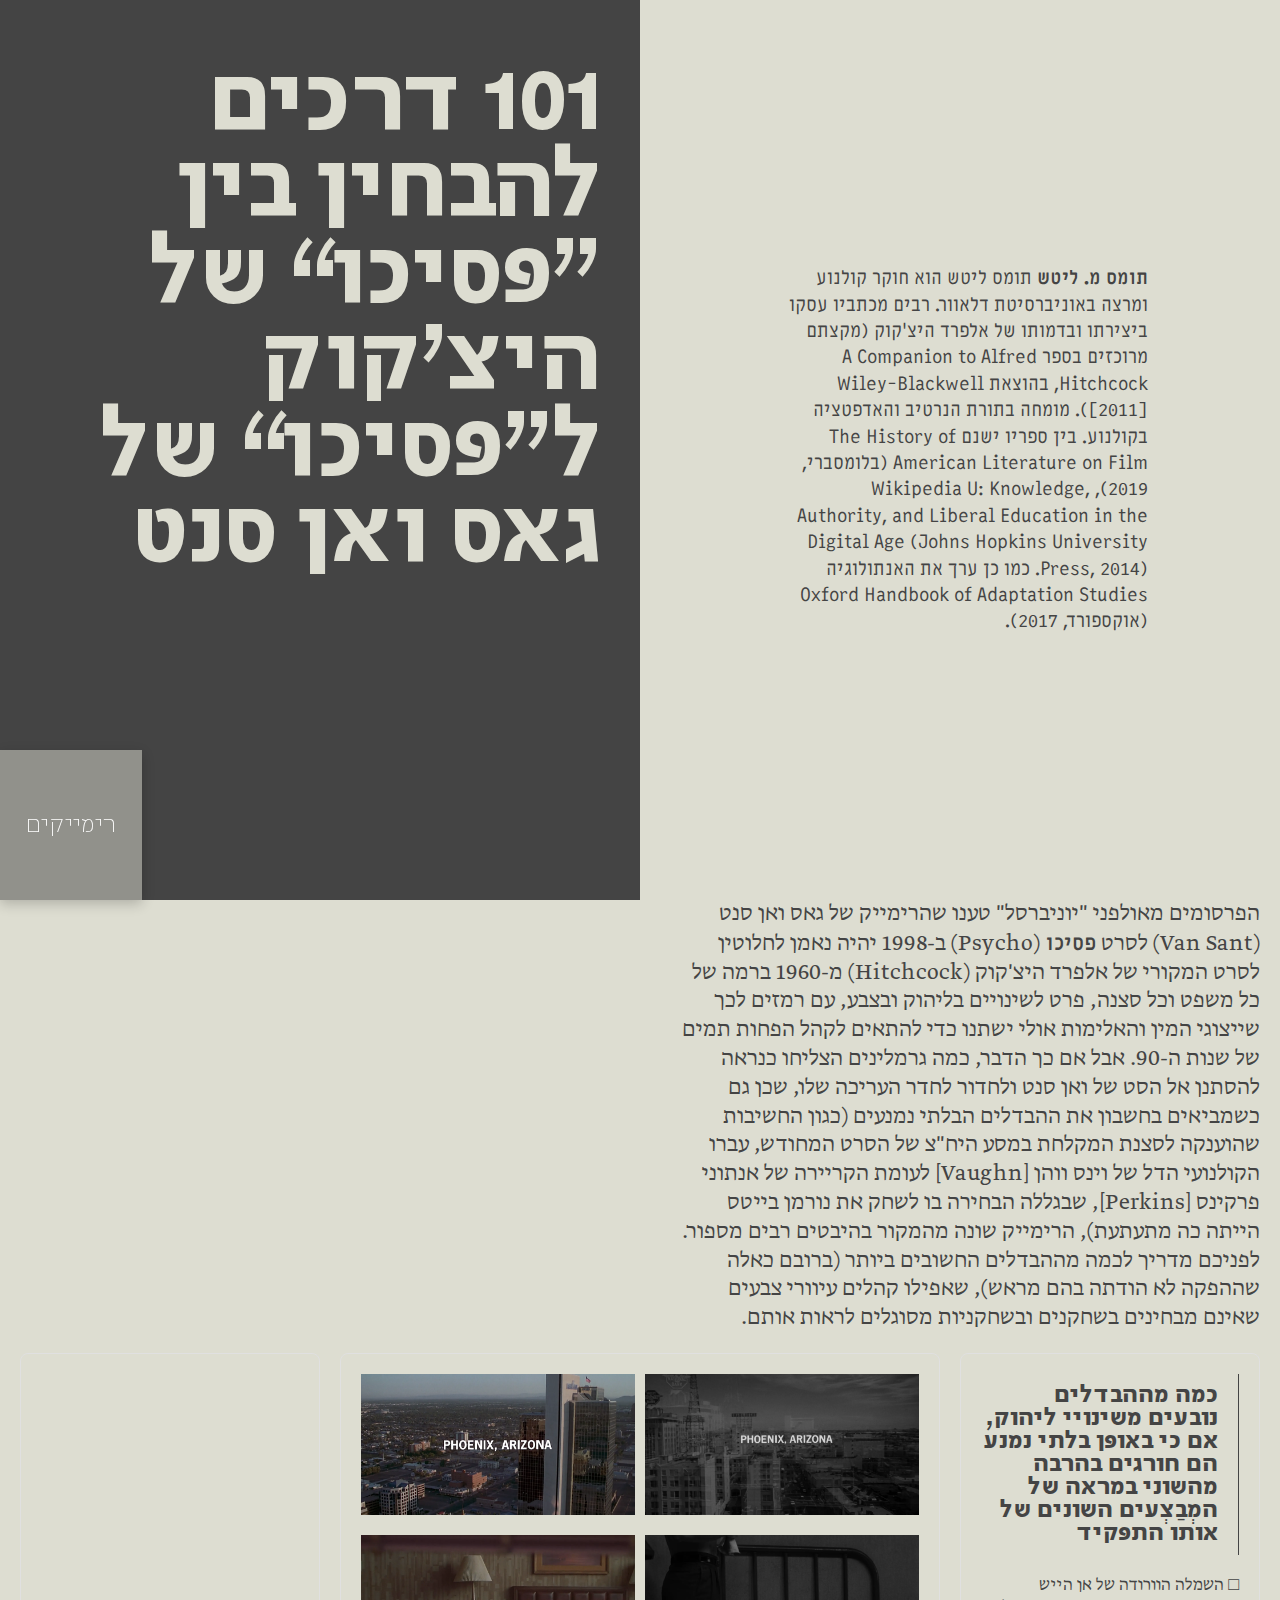
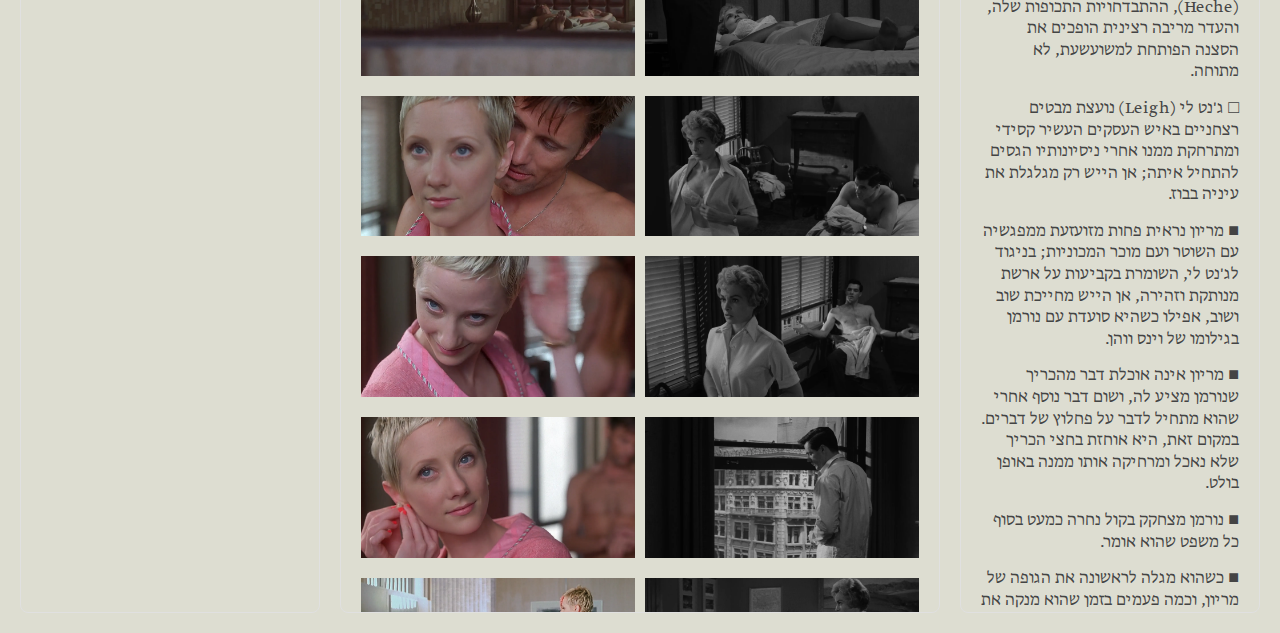
<file: articles/remake/psyco.html>
<!DOCTYPE html>
<html lang="he" dir="rtl">

<head>
    <meta charset="UTF-8">
    <meta name="viewport" content="width=device-width, initial-scale=1.0">
    <title>פסיכו - מאמר</title>
    <link rel="stylesheet" href="../../css/style.css">
    <link rel="stylesheet" href="../../css/sync-images.css">
    <link rel="stylesheet" href="../../css/three-column-layout.css">
</head>

<body>
    <!-- Navbar is now created dynamically by navbar.js -->
    <div class="article-header">
        <!-- <h1 class="psyco-title">
            101 דרכים להבחין בין <span class="bold-quotes">״פסיכו״</span> של היצ׳קוק ל<span class="bold-quotes">״פסיכו״</span> של גאס ואן סנט
        </h1> -->
        <h1 class="psyco-title">
            101 דרכים להבחין בין ”פסיכו“ של היצ׳קוק ל”פסיכו“ של גאס ואן סנט
        </h1>
        <div class="article-header-text psyco-title">
            <p class="paragraph-start-indent">
                <span class="article-header-author">
                    תומס מ. ליטש
                </span>
                תומס ליטש הוא חוקר קולנוע ומרצה באוניברסיטת דלאוור. רבים מכתביו עסקו ביצירתו ובדמותו של אלפרד היצ'קוק
                (מקצתם מרוכזים בספר A Companion to Alfred Hitchcock, בהוצאת Wiley-Blackwell [2011]). מומחה בתורת הנרטיב
                והאדפטציה בקולנוע. בין ספריו ישנם The History of American Literature on Film (בלומסברי, 2019), Wikipedia
                U: Knowledge, Authority, and Liberal Education in the Digital Age (Johns Hopkins University Press,
                2014). כמו כן ערך את האנתולוגיה Oxford Handbook of Adaptation Studies (אוקספורד, 2017).

            </p>
        </div>
    </div>
    <div class="article-content-second-section-text-01-text">
        <p class="paragraph-start-indent">
            הפרסומים מאולפני "יוניברסל" טענו שהרימייק של גאס ואן סנט (Van Sant) לסרט
            <span class="movie-name">
                פסיכו
            </span>
            (Psycho) ב-1998 יהיה נאמן
            לחלוטין לסרט המקורי של אלפרד היצ'קוק (Hitchcock) מ-1960 ברמה של כל משפט וכל סצנה, פרט לשינויים בליהוק ובצבע,
            עם רמזים לכך שייצוגי המין והאלימות אולי ישתנו כדי להתאים לקהל הפחות תמים של שנות ה-90. אבל אם כך הדבר, כמה
            גרמלינים הצליחו כנראה להסתנן אל הסט של ואן סנט ולחדור לחדר העריכה שלו, שכן גם כשמביאים בחשבון את ההבדלים
            הבלתי נמנעים (כגון החשיבות שהוענקה לסצנת המקלחת במסע היח"צ של הסרט המחודש, עברו הקולנועי הדל של וינס ווהן
            [Vaughn] לעומת הקריירה של אנתוני פרקינס [Perkins], שבגללה הבחירה בו לשחק את נורמן בייטס הייתה כה מתעתעת),
            הרימייק שונה מהמקור בהיבטים רבים מספור. לפניכם מדריך לכמה מההבדלים החשובים ביותר (ברובם כאלה שההפקה לא הודתה
            בהם מראש), שאפילו קהלים עיוורי צבעים שאינם מבחינים בשחקנים ובשחקניות מסוגלים לראות אותם.

        </p>
    </div>
    <div class="three-column-container">
        <!-- Right side column (appears first in RTL) -->
        <div class="side-column">
            <!-- Section 1: Casting differences (RIGHT) -->
            <div class="content-section active">
                <h2>
                    כמה מההבדלים נובעים משינויי ליהוק, אם כי באופן בלתי נמנע הם חורגים בהרבה מהשוני במראה של המְבַצְעים
                    השונים של אותו התפקיד
                </h2>
                <p>□ השמלה הוורודה של אן הייש (Heche), ההתבדחויות התכופות שלה, והעדר מריבה רצינית הופכים את הסצנה הפותחת
                    למשועשעת, לא מתוחה.</p>
                <p>□ ג'נט לי (Leigh) נועצת מבטים רצחניים באיש העסקים העשיר קסידי ומתרחקת ממנו אחרי ניסיונותיו הגסים
                    להתחיל
                    איתה; אן הייש רק מגלגלת את עיניה בבוז.</p>
                <p>■ מריון נראית פחות מזועזעת ממפגשיה עם השוטר ועם מוכר המכוניות; בניגוד לג'נט לי, השומרת בקביעות על
                    ארשת
                    מנותקת וזהירה, אן הייש מחייכת שוב ושוב, אפילו כשהיא סועדת עם נורמן בגילומו של וינס ווהן.</p>
                <p>■ מריון אינה אוכלת דבר מהכריך שנורמן מציע לה, ושום דבר נוסף אחרי שהוא מתחיל לדבר על פחלוץ של דברים.
                    במקום
                    זאת, היא אוחזת בחצי הכריך שלא נאכל ומרחיקה אותו ממנה באופן בולט.</p>
                <p>■ נורמן מצחקק בקול נחרה כמעט בסוף כל משפט שהוא אומר.</p>
                <p>■ כשהוא מגלה לראשונה את הגופה של מריון, וכמה פעמים בזמן שהוא מנקה את חדר האמבטיה, נראה שנורמן עומד
                    להקיא.
                </p>
                <p>■ נורמן עומד לפתוח את העיתון המלא בשטרות כסף ממש לפני שהוא משליך אותו לתא המטען של המכונית של מריון.
                </p>
                <p>■ ככלל, סאם בביצוע ויגו מורטנסן (Mortenson) הוא אדם רגוע הרבה יותר מזה של ג'ון גאווין (Gavin).
                    לדוגמה,
                    נראה שסאם נינוח לגמרי, כמעט מתבדח, כשהוא אומר לליילה כשהיא נכנסת לחנות הפרזול שלו: "יש גבול למה שאני
                    יכול לסבול".</p>
                <p>■ כשסאם חותם בספר האורחים במלון בייטס, ליילה קורצת לנורמן, והוא קורץ בחזרה.</p>
                <p>■ כל השחקנים של ואן סנט מדברים במבטא מובהק של דרום-מערב ארצות הברית.</p>
                <p>■ המשחק של כל השחקנים, ובהם הייש, ויגו מורטנסן או ג'וליאן מור (Moore), נטורליסטי יותר, מסוגנן ומעוצב
                    פחות.</p>
            </div>

            <!-- Section 2: Spacer for modernization (LEFT) -->
            <div class="content-section spacer"></div>

            <!-- Section 3: Dialogue changes (RIGHT) -->
            <div class="content-section active">
                <h2>
                    אף על פי שמדויק לתאר את הגרסה של ואן סנט כנצמדת למקור שורה אחרי שורה יותר מאשר שוט אחרי שוט, עדיין
                    ישנם
                    כמה שינויים חשובים בדיאלוג
                </h2>
                <p>■ ואן סנט מוחק שורה שמסבירה את המניע של סאם: "התעייפתי מלהזיע בשביל אנשים שלא נמצאים" כאחד הסימנים
                    המקדימים הברורים ביותר של היצ'קוק לנורמן בייטס כחלק מהאסטרטגיה שלו להציג את סאם כועס ואטום פחות
                    לאורך
                    הסצנה הזאת.</p>
                <p>■ כשהיא יוצאת מהמשרד, קסידי מתאר כעת את המיטה של מריון כ"גן השעשועים היחיד שטוב יותר מלאס וגאס" –
                    שורה
                    שנמחקה מהתסריט המקורי של ג'וזף סטפנו (Stefano) לפני תחילת הצילומים.</p>
                <p>■ מריון כבר לא אומרת לקרוליין שהיא "לא יכולה לשחד את האומללוּת בעזרת תרופות", ובכך מרככת את הסאבטקסט
                    של
                    הסרט המקורי, שעסק בחוסר התוחלת שבניסיון לשחד את האומללוּת בעזרת כסף גנוב או סכין חדה.</p>
                <p>■ בסוף הסצנה השוטר שחוקר את מריון אומר לה: "שיהיה לך יום נחמד".</p>
                <p>■ כשנורמן יוצא מבקתה מס' 1, הוא אומר למריון: "יש לך משהו שלרוב הבנות אין. משהו שגורם לבן-אדם להרגיש
                    בנוח".</p>
                <p>■ סאם לא אומר לליילה לחזור העירה בלעדיו אם היא מגלה משהו דרך גברת בייטס.</p>
            </div>

            <!-- Section 4: Spacer for mise-en-scène (LEFT) -->
            <div class="content-section spacer"></div>

            <!-- Section 5: Camera differences (RIGHT) -->
            <div class="content-section active">
                <h2>
                    הבדלים שנובעים מאחיזת המצלמה של ואן סנט
                </h2>
                <p>■ שוט הפתיחה, ששני חצאיו, העליון והתחתון מהדהדים את רשימת הקרדיטים המתרחקת על ידי החלקה משמאל ומימין
                    בהתאמה ומצטרפים זה לזה במרכז התמונה, הוא שוט יחיד המצולם ממסוק, ולא סדרה של דיזולבים.</p>
                <p>■ סצנת הפתיחה בין מריון לסאם מציגה אותם כמתנהגים זה לזה בעקביות באינטימיות רבה יותר. בהתחלה הם עדיין
                    יחד
                    במיטה; בהמשך, הם מופיעים יחד בפריים כמעט בכל שוט (וגם במראה שמאחורי מריון), ולא בבידוד זה מזה
                    באמצעות
                    שוטים נפרדים.</p>
                <p>■ בסצנת ארוחת הערב בסלון של נורמן, ואן סנט מרכך את המעבר אל הפריימינג החדש המטריד ביותר של נורמן על
                    ידי
                    שוט מעקב ולא קאט מהפריימינג הקודם.</p>
                <p>■ כל השוטים של נורמן לאורך כל המחצית השנייה של הסצנה הזאת מצולמים בעקביות ברמת גובה העין ולא מזווית
                    נמוכה.</p>
                <p>■ סצנת המקלחת החדשה כוללת שני צילומי תקריב נוספים של ראש המקלחת לפני הרצח.</p>
                <p>■ הסצנה שוב אינה שוברת את הרצף על ידי התאמת הפניית הראש של מריון כשהקו נחצה; תחת זאת, היא מציגה אותה
                    קודם בראייה מחוץ למקלחת, ואז מתוך המקלחת, ואז שוב מחוץ למקלחת, ואז שוב בתוך המקלחת, ברגעים שממש לפני
                    התקיפה.</p>
                <p>■ הדיזולב מחור הניקוז של האמבטיה אל העין המתה של מריון חוזר ומתגלגל כמעט פעמיים מלאות, ולא פעם אחת,
                    בזמן שהמצלמה מתרחקת בתנועת דולי (dolly out).</p>
                <p>■ ואן סנט משמיט שוט מבסס של חדר המגורים בבית של השריף צ'יימברס.</p>
                <p>■ בסצנה שבין סאם לנורמן בחלל הכניסה, המצלמה, המוחזקת באותה פוזיציה לאורך כל שלושת השוטים עד שהיא נעה
                    בחזרה לחדר האחורי באמצע השוט השלישי, עובדת כל הזמן במרחק גדול יותר משני השחקנים.</p>
                <p>■ הכניסה של ליילה למרתף הפירות, שם היא עוצרת כדי להדליק את האורות, מוצגת בשוט ארוך יותר ובטייק ארוך
                    יותר.</p>
                <p>■ ההסבר של הפסיכיאטר משובץ במספר גדול יותר של שוטי תגובה של צוות השוטרים.</p>
            </div>

            <!-- Section 6: Spacer for sound differences (LEFT) -->
            <div class="content-section spacer"></div>

            <!-- Section 7: Pacing differences (RIGHT) -->
            <div class="content-section active">
                <h2>
                    הבדלים חשובים קשורים לקצב של הרימייק
                </h2>
                <p>■ ככלל, כל הסצנות קורות בקצב מהיר יותר, כך שהסרט התקצר מ-109 ל-103 דקות, ומהן 4 דקות מלאות מוקדשות
                    לרשימת
                    הקרדיטים בסוף הסרט.</p>
                <p>■ כשמריון מגיעה לבקתה מס' 1, נדרשים לה שוטים אחדים וכמעט דקה שלמה לחפש מקום להחביא בו את הכסף הגנוב,
                    והיא מפגינה סיפוק בולט כשהיא מוצאת מקום מתאים, אף על פי שזה בדיוק אותו מקום מחבוא כמו בסרט מ-1960.
                </p>
                <p>■ בהתרחקות הגדולה ביותר מהמקור, ואן סנט משמיט לגמרי את כל הסצנה שמתרחשת בחזית של כנסיית פיירוויל.</p>
                <p>■ המאבק בין סאם לנורמן ארוך יותר ומצריך שוטים נוספים.</p>
                <p>■ נוסח הדברים של הפסיכיאטר התקצר במידה ניכרת. בניגוד למקור, הוא לא עונה על השאלה אם נורמן הרג את
                    מריון בתשובה "כן – ולא"; הוא לא דן בהבדל בין בקשה לעסקת טיעון לבין ביסוס הטיעונים לאשמה; הוא גם לא
                    שואל על מקרי היעלמות של נערות צעירות שלא פוענחו וגם לא מדבר על ההבחנה בין הפסיכוזה של נורמן לבין
                    הטרנסווסטיזם שלו.</p>
            </div>

            <!-- Section 8: Spacer for credits differences (LEFT) -->
            <div class="content-section spacer"></div>

            <!-- Section 9: Context differences (RIGHT) -->
            <div class="content-section active">
                <h2>
                    כמובן, ישנם פרטים שנתפסים בדרך שונה דווקא משום שהם זהים לאלו שהופיעו ב-1960, אלא שאנחנו כבר לא אותו
                    הקהל
                </h2>
                <p>■ מכיוון שסאם אפילו לא מתחיל להתלבש עדיין, המשפט הסוגר של מריון "אתה צריך לנעול נעליים" הופך לבדיחה
                    אצל
                    ואן סנט.</p>
                <p>■ באופן מוזר, על אף שידוע שהיצ'קוק רצה מאוד שתינתן לו האפשרות להראות את השדיים של ג'נט לי, ולמרות
                    האקלים
                    החברתי המתירני הרבה יותר של שנות ה-90, ואן סנט מעניק לאן הייש דרגת צניעות גבוהה עוד יותר לאורך כל
                    הסרט ומציג רק מעט מאוד מהחזייה שלה בסצנת הפתיחה, אף על פי שהוא מציג לראווה את ישבנו העירום של ויגו
                    מורטנסן כשהוא פותח את התריסים.</p>
                <p>■ ארבוגסט עדיין חובש כובע, מעין מגבעת צי אנכרוניסטית עם שוליים רחבים וסרט בד לבן. אבל מכיוון שאיש חוץ
                    מהשוטרים אינו חובש כובע, הפרט הזה, יחד עם כמה אחרים (כגון הליהוק של ויליאם ה. מייסי [Macy] במקום
                    מרטין בלסם [Balsam]) גורם לו להיראות הרבה פחות מאיים.</p>
                <p>■ כמו אצל היצ'קוק, מריון וארבוגסט מחליקים הצידה אל מושב הנוסע במכוניותיהם כדי לצאת מהמוטל – מהלך בלתי
                    מתקבל על הדעת בתרבות של חגורות בטיחות בכל סוגי הרכב.</p>
            </div>

            <!-- Section 10: Spacer for final difference (LEFT) -->
            <div class="content-section spacer"></div>
        </div>

        <!-- Middle column for image pairs -->
        <div class="middle-column">

            <div class="sync-images-container" data-sync-images data-rows="1" data-cols="2" data-gap="10px"
                data-max-width="100vh" data-aspect-ratio="1/1" data-fixed-size="true" data-min-height="33vw/3"
                data-xs-rows="2" data-xs-cols="1" data-xs-gap="0px" data-xs-min-height="80px"
                data-sm-rows="1" data-sm-cols="2" data-sm-gap="10px" data-sm-min-height="100vw/4"
                data-md-rows="1" data-md-cols="2" data-md-gap="10px" data-md-min-height="100vw/4"
                data-lg-rows="1" data-lg-cols="2" data-lg-gap="10px" data-lg-min-height="33vw/3"
                data-xl-rows="1" data-xl-cols="2" data-xl-gap="10px" data-xl-min-height="33vw/3"
                data-xxl-rows="1" data-xxl-cols="2" data-xxl-gap="10px" data-xxl-min-height="33vw/3"
                data-xxxl-rows="1" data-xxxl-cols="2" data-xxxl-gap="10px" data-xxxl-min-height="33vw/3"
                data-images='["../../images/Remake/Image01.webp","../../images/Remake/Image02.webp" ]'>
            </div>

            <div class="sync-images-container" data-sync-images data-rows="1" data-cols="2" data-gap="10px"
                data-max-width="100vh" data-aspect-ratio="1/1" data-fixed-size="true" data-min-height="33vw/3"
                data-xs-rows="2" data-xs-cols="1" data-xs-gap="0px" data-xs-min-height="80px"
                data-sm-rows="1" data-sm-cols="2" data-sm-gap="10px" data-sm-min-height="100vw/4"
                data-md-rows="1" data-md-cols="2" data-md-gap="10px" data-md-min-height="100vw/4"
                data-lg-rows="1" data-lg-cols="2" data-lg-gap="10px" data-lg-min-height="33vw/3"
                data-xl-rows="1" data-xl-cols="2" data-xl-gap="10px" data-xl-min-height="33vw/3"
                data-xxl-rows="1" data-xxl-cols="2" data-xxl-gap="10px" data-xxl-min-height="33vw/3"
                data-xxxl-rows="1" data-xxxl-cols="2" data-xxxl-gap="10px" data-xxxl-min-height="33vw/3"
                data-images='["../../images/Remake/Image03.webp","../../images/Remake/Image04.webp" ]'>
            </div>

            <div class="sync-images-container" data-sync-images data-rows="1" data-cols="2" data-gap="10px"
                data-max-width="100vh" data-aspect-ratio="1/1" data-fixed-size="true" data-min-height="33vw/3"
                data-xs-rows="2" data-xs-cols="1" data-xs-gap="0px" data-xs-min-height="80px"
                data-sm-rows="1" data-sm-cols="2" data-sm-gap="10px" data-sm-min-height="100vw/4"
                data-md-rows="1" data-md-cols="2" data-md-gap="10px" data-md-min-height="100vw/4"
                data-lg-rows="1" data-lg-cols="2" data-lg-gap="10px" data-lg-min-height="33vw/3"
                data-xl-rows="1" data-xl-cols="2" data-xl-gap="10px" data-xl-min-height="33vw/3"
                data-xxl-rows="1" data-xxl-cols="2" data-xxl-gap="10px" data-xxl-min-height="33vw/3"
                data-xxxl-rows="1" data-xxxl-cols="2" data-xxxl-gap="10px" data-xxxl-min-height="33vw/3"
                data-images='["../../images/Remake/Image05.webp","../../images/Remake/Image06.webp" ]'>
            </div>

            <div class="sync-images-container" data-sync-images data-rows="1" data-cols="2" data-gap="10px"
                data-max-width="100vh" data-aspect-ratio="1/1" data-fixed-size="true" data-min-height="33vw/3"
                data-xs-rows="2" data-xs-cols="1" data-xs-gap="0px" data-xs-min-height="80px"
                data-sm-rows="1" data-sm-cols="2" data-sm-gap="10px" data-sm-min-height="100vw/4"
                data-md-rows="1" data-md-cols="2" data-md-gap="10px" data-md-min-height="100vw/4"
                data-lg-rows="1" data-lg-cols="2" data-lg-gap="10px" data-lg-min-height="33vw/3"
                data-xl-rows="1" data-xl-cols="2" data-xl-gap="10px" data-xl-min-height="33vw/3"
                data-xxl-rows="1" data-xxl-cols="2" data-xxl-gap="10px" data-xxl-min-height="33vw/3"
                data-xxxl-rows="1" data-xxxl-cols="2" data-xxxl-gap="10px" data-xxxl-min-height="33vw/3"
                data-images='["../../images/Remake/Image07.webp","../../images/Remake/Image08.webp" ]'>
            </div>

            <div class="sync-images-container" data-sync-images data-rows="1" data-cols="2" data-gap="10px"
                data-max-width="100vh" data-aspect-ratio="1/1" data-fixed-size="true" data-min-height="33vw/3"
                data-xs-rows="2" data-xs-cols="1" data-xs-gap="0px" data-xs-min-height="80px"
                data-sm-rows="1" data-sm-cols="2" data-sm-gap="10px" data-sm-min-height="100vw/4"
                data-md-rows="1" data-md-cols="2" data-md-gap="10px" data-md-min-height="100vw/4"
                data-lg-rows="1" data-lg-cols="2" data-lg-gap="10px" data-lg-min-height="33vw/3"
                data-xl-rows="1" data-xl-cols="2" data-xl-gap="10px" data-xl-min-height="33vw/3"
                data-xxl-rows="1" data-xxl-cols="2" data-xxl-gap="10px" data-xxl-min-height="33vw/3"
                data-xxxl-rows="1" data-xxxl-cols="2" data-xxxl-gap="10px" data-xxxl-min-height="33vw/3"
                data-images='["../../images/Remake/Image09.webp","../../images/Remake/Image10.webp" ]'>
            </div>

            <div class="sync-images-container" data-sync-images data-rows="1" data-cols="2" data-gap="10px"
                data-max-width="100vh" data-aspect-ratio="1/1" data-fixed-size="true" data-min-height="33vw/3"
                data-xs-rows="2" data-xs-cols="1" data-xs-gap="0px" data-xs-min-height="80px"
                data-sm-rows="1" data-sm-cols="2" data-sm-gap="10px" data-sm-min-height="100vw/4"
                data-md-rows="1" data-md-cols="2" data-md-gap="10px" data-md-min-height="100vw/4"
                data-lg-rows="1" data-lg-cols="2" data-lg-gap="10px" data-lg-min-height="33vw/3"
                data-xl-rows="1" data-xl-cols="2" data-xl-gap="10px" data-xl-min-height="33vw/3"
                data-xxl-rows="1" data-xxl-cols="2" data-xxl-gap="10px" data-xxl-min-height="33vw/3"
                data-xxxl-rows="1" data-xxxl-cols="2" data-xxxl-gap="10px" data-xxxl-min-height="33vw/3"
                data-images='["../../images/Remake/Image11.webp","../../images/Remake/Image12.webp" ]'>
            </div>

            <div class="sync-images-container" data-sync-images data-rows="1" data-cols="2" data-gap="10px"
                data-max-width="100vh" data-aspect-ratio="1/1" data-fixed-size="true" data-min-height="33vw/3"
                data-xs-rows="2" data-xs-cols="1" data-xs-gap="0px" data-xs-min-height="80px"
                data-sm-rows="1" data-sm-cols="2" data-sm-gap="10px" data-sm-min-height="100vw/4"
                data-md-rows="1" data-md-cols="2" data-md-gap="10px" data-md-min-height="100vw/4"
                data-lg-rows="1" data-lg-cols="2" data-lg-gap="10px" data-lg-min-height="33vw/3"
                data-xl-rows="1" data-xl-cols="2" data-xl-gap="10px" data-xl-min-height="33vw/3"
                data-xxl-rows="1" data-xxl-cols="2" data-xxl-gap="10px" data-xxl-min-height="33vw/3"
                data-xxxl-rows="1" data-xxxl-cols="2" data-xxxl-gap="10px" data-xxxl-min-height="33vw/3"
                data-images='["../../images/Remake/Image13.webp","../../images/Remake/Image14.webp" ]'>
            </div>

            <div class="sync-images-container" data-sync-images data-rows="1" data-cols="2" data-gap="10px"
                data-max-width="100vh" data-aspect-ratio="1/1" data-fixed-size="true" data-min-height="33vw/3"
                data-xs-rows="2" data-xs-cols="1" data-xs-gap="0px" data-xs-min-height="80px"
                data-sm-rows="1" data-sm-cols="2" data-sm-gap="10px" data-sm-min-height="100vw/4"
                data-md-rows="1" data-md-cols="2" data-md-gap="10px" data-md-min-height="100vw/4"
                data-lg-rows="1" data-lg-cols="2" data-lg-gap="10px" data-lg-min-height="33vw/3"
                data-xl-rows="1" data-xl-cols="2" data-xl-gap="10px" data-xl-min-height="33vw/3"
                data-xxl-rows="1" data-xxl-cols="2" data-xxl-gap="10px" data-xxl-min-height="33vw/3"
                data-xxxl-rows="1" data-xxxl-cols="2" data-xxxl-gap="10px" data-xxxl-min-height="33vw/3"
                data-images='["../../images/Remake/Image15.webp","../../images/Remake/Image16.webp" ]'>
            </div>

            <div class="sync-images-container" data-sync-images data-rows="1" data-cols="2" data-gap="10px"
                data-max-width="100vh" data-aspect-ratio="1/1" data-fixed-size="true" data-min-height="33vw/3"
                data-xs-rows="2" data-xs-cols="1" data-xs-gap="0px" data-xs-min-height="80px"
                data-sm-rows="1" data-sm-cols="2" data-sm-gap="10px" data-sm-min-height="100vw/4"
                data-md-rows="1" data-md-cols="2" data-md-gap="10px" data-md-min-height="100vw/4"
                data-lg-rows="1" data-lg-cols="2" data-lg-gap="10px" data-lg-min-height="33vw/3"
                data-xl-rows="1" data-xl-cols="2" data-xl-gap="10px" data-xl-min-height="33vw/3"
                data-xxl-rows="1" data-xxl-cols="2" data-xxl-gap="10px" data-xxl-min-height="33vw/3"
                data-xxxl-rows="1" data-xxxl-cols="2" data-xxxl-gap="10px" data-xxxl-min-height="33vw/3"
                data-images='["../../images/Remake/Image17.webp","../../images/Remake/Image18.webp" ]'>
            </div>

            <div class="sync-images-container" data-sync-images data-rows="1" data-cols="2" data-gap="10px"
                data-max-width="100vh" data-aspect-ratio="1/1" data-fixed-size="true" data-min-height="33vw/3"
                data-xs-rows="2" data-xs-cols="1" data-xs-gap="0px" data-xs-min-height="80px"
                data-sm-rows="1" data-sm-cols="2" data-sm-gap="10px" data-sm-min-height="100vw/4"
                data-md-rows="1" data-md-cols="2" data-md-gap="10px" data-md-min-height="100vw/4"
                data-lg-rows="1" data-lg-cols="2" data-lg-gap="10px" data-lg-min-height="33vw/3"
                data-xl-rows="1" data-xl-cols="2" data-xl-gap="10px" data-xl-min-height="33vw/3"
                data-xxl-rows="1" data-xxl-cols="2" data-xxl-gap="10px" data-xxl-min-height="33vw/3"
                data-xxxl-rows="1" data-xxxl-cols="2" data-xxxl-gap="10px" data-xxxl-min-height="33vw/3"
                data-images='["../../images/Remake/Image19.webp","../../images/Remake/Image20.webp" ]'>
            </div>

            <div class="sync-images-container" data-sync-images data-rows="1" data-cols="2" data-gap="10px"
                data-max-width="100vh" data-aspect-ratio="1/1" data-fixed-size="true" data-min-height="33vw/3"
                data-xs-rows="2" data-xs-cols="1" data-xs-gap="0px" data-xs-min-height="80px"
                data-sm-rows="1" data-sm-cols="2" data-sm-gap="10px" data-sm-min-height="100vw/4"
                data-md-rows="1" data-md-cols="2" data-md-gap="10px" data-md-min-height="100vw/4"
                data-lg-rows="1" data-lg-cols="2" data-lg-gap="10px" data-lg-min-height="33vw/3"
                data-xl-rows="1" data-xl-cols="2" data-xl-gap="10px" data-xl-min-height="33vw/3"
                data-xxl-rows="1" data-xxl-cols="2" data-xxl-gap="10px" data-xxl-min-height="33vw/3"
                data-xxxl-rows="1" data-xxxl-cols="2" data-xxxl-gap="10px" data-xxxl-min-height="33vw/3"
                data-images='["../../images/Remake/Image21.webp","../../images/Remake/Image22.webp" ]'>
            </div>

            <div class="sync-images-container" data-sync-images data-rows="1" data-cols="2" data-gap="10px"
                data-max-width="100vh" data-aspect-ratio="1/1" data-fixed-size="true" data-min-height="33vw/3"
                data-xs-rows="2" data-xs-cols="1" data-xs-gap="0px" data-xs-min-height="80px"
                data-sm-rows="1" data-sm-cols="2" data-sm-gap="10px" data-sm-min-height="100vw/4"
                data-md-rows="1" data-md-cols="2" data-md-gap="10px" data-md-min-height="100vw/4"
                data-lg-rows="1" data-lg-cols="2" data-lg-gap="10px" data-lg-min-height="33vw/3"
                data-xl-rows="1" data-xl-cols="2" data-xl-gap="10px" data-xl-min-height="33vw/3"
                data-xxl-rows="1" data-xxl-cols="2" data-xxl-gap="10px" data-xxl-min-height="33vw/3"
                data-xxxl-rows="1" data-xxxl-cols="2" data-xxxl-gap="10px" data-xxxl-min-height="33vw/3"
                data-images='["../../images/Remake/Image23.webp","../../images/Remake/Image24.webp" ]'>
            </div>

            <div class="sync-images-container" data-sync-images data-rows="1" data-cols="2" data-gap="10px"
                data-max-width="100vh" data-aspect-ratio="1/1" data-fixed-size="true" data-min-height="33vw/3"
                data-xs-rows="2" data-xs-cols="1" data-xs-gap="0px" data-xs-min-height="80px"
                data-sm-rows="1" data-sm-cols="2" data-sm-gap="10px" data-sm-min-height="100vw/4"
                data-md-rows="1" data-md-cols="2" data-md-gap="10px" data-md-min-height="100vw/4"
                data-lg-rows="1" data-lg-cols="2" data-lg-gap="10px" data-lg-min-height="33vw/3"
                data-xl-rows="1" data-xl-cols="2" data-xl-gap="10px" data-xl-min-height="33vw/3"
                data-xxl-rows="1" data-xxl-cols="2" data-xxl-gap="10px" data-xxl-min-height="33vw/3"
                data-xxxl-rows="1" data-xxxl-cols="2" data-xxxl-gap="10px" data-xxxl-min-height="33vw/3"
                data-images='["../../images/Remake/Image25.webp","../../images/Remake/Image26.webp" ]'>
            </div>

            <div class="sync-images-container" data-sync-images data-rows="1" data-cols="2" data-gap="10px"
                data-max-width="100vh" data-aspect-ratio="1/1" data-fixed-size="true" data-min-height="33vw/3"
                data-xs-rows="2" data-xs-cols="1" data-xs-gap="0px" data-xs-min-height="80px"
                data-sm-rows="1" data-sm-cols="2" data-sm-gap="10px" data-sm-min-height="100vw/4"
                data-md-rows="1" data-md-cols="2" data-md-gap="10px" data-md-min-height="100vw/4"
                data-lg-rows="1" data-lg-cols="2" data-lg-gap="10px" data-lg-min-height="33vw/3"
                data-xl-rows="1" data-xl-cols="2" data-xl-gap="10px" data-xl-min-height="33vw/3"
                data-xxl-rows="1" data-xxl-cols="2" data-xxl-gap="10px" data-xxl-min-height="33vw/3"
                data-xxxl-rows="1" data-xxxl-cols="2" data-xxxl-gap="10px" data-xxxl-min-height="33vw/3"
                data-images='["../../images/Remake/Image27.webp","../../images/Remake/Image28.webp" ]'>
            </div>

            <div class="sync-images-container" data-sync-images data-rows="1" data-cols="2" data-gap="10px"
                data-max-width="100vh" data-aspect-ratio="1/1" data-fixed-size="true" data-min-height="33vw/3"
                data-xs-rows="2" data-xs-cols="1" data-xs-gap="0px" data-xs-min-height="80px"
                data-sm-rows="1" data-sm-cols="2" data-sm-gap="10px" data-sm-min-height="100vw/4"
                data-md-rows="1" data-md-cols="2" data-md-gap="10px" data-md-min-height="100vw/4"
                data-lg-rows="1" data-lg-cols="2" data-lg-gap="10px" data-lg-min-height="33vw/3"
                data-xl-rows="1" data-xl-cols="2" data-xl-gap="10px" data-xl-min-height="33vw/3"
                data-xxl-rows="1" data-xxl-cols="2" data-xxl-gap="10px" data-xxl-min-height="33vw/3"
                data-xxxl-rows="1" data-xxxl-cols="2" data-xxxl-gap="10px" data-xxxl-min-height="33vw/3"
                data-images='["../../images/Remake/Image29.webp","../../images/Remake/Image30.webp" ]'>
            </div>

            <div class="sync-images-container" data-sync-images data-rows="1" data-cols="2" data-gap="10px"
                data-max-width="100vh" data-aspect-ratio="1/1" data-fixed-size="true" data-min-height="33vw/3"
                data-xs-rows="2" data-xs-cols="1" data-xs-gap="0px" data-xs-min-height="80px"
                data-sm-rows="1" data-sm-cols="2" data-sm-gap="10px" data-sm-min-height="100vw/4"
                data-md-rows="1" data-md-cols="2" data-md-gap="10px" data-md-min-height="100vw/4"
                data-lg-rows="1" data-lg-cols="2" data-lg-gap="10px" data-lg-min-height="33vw/3"
                data-xl-rows="1" data-xl-cols="2" data-xl-gap="10px" data-xl-min-height="33vw/3"
                data-xxl-rows="1" data-xxl-cols="2" data-xxl-gap="10px" data-xxl-min-height="33vw/3"
                data-xxxl-rows="1" data-xxxl-cols="2" data-xxxl-gap="10px" data-xxxl-min-height="33vw/3"
                data-images='["../../images/Remake/Image31.webp","../../images/Remake/Image32.webp" ]'>
            </div>

            <div class="sync-images-container" data-sync-images data-rows="1" data-cols="2" data-gap="10px"
                data-max-width="100vh" data-aspect-ratio="1/1" data-fixed-size="true" data-min-height="33vw/3"
                data-xs-rows="2" data-xs-cols="1" data-xs-gap="0px" data-xs-min-height="80px"
                data-sm-rows="1" data-sm-cols="2" data-sm-gap="10px" data-sm-min-height="100vw/4"
                data-md-rows="1" data-md-cols="2" data-md-gap="10px" data-md-min-height="100vw/4"
                data-lg-rows="1" data-lg-cols="2" data-lg-gap="10px" data-lg-min-height="33vw/3"
                data-xl-rows="1" data-xl-cols="2" data-xl-gap="10px" data-xl-min-height="33vw/3"
                data-xxl-rows="1" data-xxl-cols="2" data-xxl-gap="10px" data-xxl-min-height="33vw/3"
                data-xxxl-rows="1" data-xxxl-cols="2" data-xxxl-gap="10px" data-xxxl-min-height="33vw/3"
                data-images='["../../images/Remake/Image33.webp","../../images/Remake/Image34.webp" ]'>
            </div>

            <div class="sync-images-container" data-sync-images data-rows="1" data-cols="2" data-gap="10px"
                data-max-width="100vh" data-aspect-ratio="1/1" data-fixed-size="true" data-min-height="33vw/3"
                data-xs-rows="2" data-xs-cols="1" data-xs-gap="0px" data-xs-min-height="80px"
                data-sm-rows="1" data-sm-cols="2" data-sm-gap="10px" data-sm-min-height="100vw/4"
                data-md-rows="1" data-md-cols="2" data-md-gap="10px" data-md-min-height="100vw/4"
                data-lg-rows="1" data-lg-cols="2" data-lg-gap="10px" data-lg-min-height="33vw/3"
                data-xl-rows="1" data-xl-cols="2" data-xl-gap="10px" data-xl-min-height="33vw/3"
                data-xxl-rows="1" data-xxl-cols="2" data-xxl-gap="10px" data-xxl-min-height="33vw/3"
                data-xxxl-rows="1" data-xxxl-cols="2" data-xxxl-gap="10px" data-xxxl-min-height="33vw/3"
                data-images='["../../images/Remake/Image35.webp","../../images/Remake/Image36.webp" ]'>
            </div>

            <div class="sync-images-container" data-sync-images data-rows="1" data-cols="2" data-gap="10px"
                data-max-width="100vh" data-aspect-ratio="1/1" data-fixed-size="true" data-min-height="33vw/3"
                data-xs-rows="2" data-xs-cols="1" data-xs-gap="0px" data-xs-min-height="80px"
                data-sm-rows="1" data-sm-cols="2" data-sm-gap="10px" data-sm-min-height="100vw/4"
                data-md-rows="1" data-md-cols="2" data-md-gap="10px" data-md-min-height="100vw/4"
                data-lg-rows="1" data-lg-cols="2" data-lg-gap="10px" data-lg-min-height="33vw/3"
                data-xl-rows="1" data-xl-cols="2" data-xl-gap="10px" data-xl-min-height="33vw/3"
                data-xxl-rows="1" data-xxl-cols="2" data-xxl-gap="10px" data-xxl-min-height="33vw/3"
                data-xxxl-rows="1" data-xxxl-cols="2" data-xxxl-gap="10px" data-xxxl-min-height="33vw/3"
                data-images='["../../images/Remake/Image37.webp","../../images/Remake/Image38.webp" ]'>
            </div>

            <div class="sync-images-container" data-sync-images data-rows="1" data-cols="2" data-gap="10px"
                data-max-width="100vh" data-aspect-ratio="1/1" data-fixed-size="true" data-min-height="33vw/3"
                data-xs-rows="2" data-xs-cols="1" data-xs-gap="0px" data-xs-min-height="80px"
                data-sm-rows="1" data-sm-cols="2" data-sm-gap="10px" data-sm-min-height="100vw/4"
                data-md-rows="1" data-md-cols="2" data-md-gap="10px" data-md-min-height="100vw/4"
                data-lg-rows="1" data-lg-cols="2" data-lg-gap="10px" data-lg-min-height="33vw/3"
                data-xl-rows="1" data-xl-cols="2" data-xl-gap="10px" data-xl-min-height="33vw/3"
                data-xxl-rows="1" data-xxl-cols="2" data-xxl-gap="10px" data-xxl-min-height="33vw/3"
                data-xxxl-rows="1" data-xxxl-cols="2" data-xxxl-gap="10px" data-xxxl-min-height="33vw/3"
                data-images='["../../images/Remake/Image39.webp","../../images/Remake/Image40.webp" ]'>
            </div>

            <div class="sync-images-container" data-sync-images data-rows="1" data-cols="2" data-gap="10px"
                data-max-width="100vh" data-aspect-ratio="1/1" data-fixed-size="true" data-min-height="33vw/3"
                data-xs-rows="2" data-xs-cols="1" data-xs-gap="0px" data-xs-min-height="80px"
                data-sm-rows="1" data-sm-cols="2" data-sm-gap="10px" data-sm-min-height="100vw/4"
                data-md-rows="1" data-md-cols="2" data-md-gap="10px" data-md-min-height="100vw/4"
                data-lg-rows="1" data-lg-cols="2" data-lg-gap="10px" data-lg-min-height="33vw/3"
                data-xl-rows="1" data-xl-cols="2" data-xl-gap="10px" data-xl-min-height="33vw/3"
                data-xxl-rows="1" data-xxl-cols="2" data-xxl-gap="10px" data-xxl-min-height="33vw/3"
                data-xxxl-rows="1" data-xxxl-cols="2" data-xxxl-gap="10px" data-xxxl-min-height="33vw/3"
                data-images='["../../images/Remake/Image41.webp","../../images/Remake/Image42.webp" ]'>
            </div>

            <div class="sync-images-container" data-sync-images data-rows="1" data-cols="2" data-gap="10px"
                data-max-width="100vh" data-aspect-ratio="1/1" data-fixed-size="true" data-min-height="33vw/3"
                data-xs-rows="2" data-xs-cols="1" data-xs-gap="0px" data-xs-min-height="80px"
                data-sm-rows="1" data-sm-cols="2" data-sm-gap="10px" data-sm-min-height="100vw/4"
                data-md-rows="1" data-md-cols="2" data-md-gap="10px" data-md-min-height="100vw/4"
                data-lg-rows="1" data-lg-cols="2" data-lg-gap="10px" data-lg-min-height="33vw/3"
                data-xl-rows="1" data-xl-cols="2" data-xl-gap="10px" data-xl-min-height="33vw/3"
                data-xxl-rows="1" data-xxl-cols="2" data-xxl-gap="10px" data-xxl-min-height="33vw/3"
                data-xxxl-rows="1" data-xxxl-cols="2" data-xxxl-gap="10px" data-xxxl-min-height="33vw/3"
                data-images='["../../images/Remake/Image43.webp","../../images/Remake/Image44.webp" ]'>
            </div>

            <div class="sync-images-container" data-sync-images data-rows="1" data-cols="2" data-gap="10px"
                data-max-width="100vh" data-aspect-ratio="1/1" data-fixed-size="true" data-min-height="33vw/3"
                data-xs-rows="2" data-xs-cols="1" data-xs-gap="0px" data-xs-min-height="80px"
                data-sm-rows="1" data-sm-cols="2" data-sm-gap="10px" data-sm-min-height="100vw/4"
                data-md-rows="1" data-md-cols="2" data-md-gap="10px" data-md-min-height="100vw/4"
                data-lg-rows="1" data-lg-cols="2" data-lg-gap="10px" data-lg-min-height="33vw/3"
                data-xl-rows="1" data-xl-cols="2" data-xl-gap="10px" data-xl-min-height="33vw/3"
                data-xxl-rows="1" data-xxl-cols="2" data-xxl-gap="10px" data-xxl-min-height="33vw/3"
                data-xxxl-rows="1" data-xxxl-cols="2" data-xxxl-gap="10px" data-xxxl-min-height="33vw/3"
                data-images='["../../images/Remake/Image45.webp","../../images/Remake/Image46.webp" ]'>
            </div>

            <div class="sync-images-container" data-sync-images data-rows="1" data-cols="2" data-gap="10px"
                data-max-width="100vh" data-aspect-ratio="1/1" data-fixed-size="true" data-min-height="33vw/3"
                data-xs-rows="2" data-xs-cols="1" data-xs-gap="0px" data-xs-min-height="80px"
                data-sm-rows="1" data-sm-cols="2" data-sm-gap="10px" data-sm-min-height="100vw/4"
                data-md-rows="1" data-md-cols="2" data-md-gap="10px" data-md-min-height="100vw/4"
                data-lg-rows="1" data-lg-cols="2" data-lg-gap="10px" data-lg-min-height="33vw/3"
                data-xl-rows="1" data-xl-cols="2" data-xl-gap="10px" data-xl-min-height="33vw/3"
                data-xxl-rows="1" data-xxl-cols="2" data-xxl-gap="10px" data-xxl-min-height="33vw/3"
                data-xxxl-rows="1" data-xxxl-cols="2" data-xxxl-gap="10px" data-xxxl-min-height="33vw/3"
                data-images='["../../images/Remake/Image47.webp","../../images/Remake/Image48.webp" ]'>
            </div>

            <div class="sync-images-container" data-sync-images data-rows="1" data-cols="2" data-gap="10px"
                data-max-width="100vh" data-aspect-ratio="1/1" data-fixed-size="true" data-min-height="33vw/3"
                data-xs-rows="2" data-xs-cols="1" data-xs-gap="0px" data-xs-min-height="80px"
                data-sm-rows="1" data-sm-cols="2" data-sm-gap="10px" data-sm-min-height="100vw/4"
                data-md-rows="1" data-md-cols="2" data-md-gap="10px" data-md-min-height="100vw/4"
                data-lg-rows="1" data-lg-cols="2" data-lg-gap="10px" data-lg-min-height="33vw/3"
                data-xl-rows="1" data-xl-cols="2" data-xl-gap="10px" data-xl-min-height="33vw/3"
                data-xxl-rows="1" data-xxl-cols="2" data-xxl-gap="10px" data-xxl-min-height="33vw/3"
                data-xxxl-rows="1" data-xxxl-cols="2" data-xxxl-gap="10px" data-xxxl-min-height="33vw/3"
                data-images='["../../images/Remake/Image49.webp","../../images/Remake/Image50.webp" ]'>
            </div>

            <div class="sync-images-container" data-sync-images data-rows="1" data-cols="2" data-gap="10px"
                data-max-width="100vh" data-aspect-ratio="1/1" data-fixed-size="true" data-min-height="33vw/3"
                data-xs-rows="2" data-xs-cols="1" data-xs-gap="0px" data-xs-min-height="80px"
                data-sm-rows="1" data-sm-cols="2" data-sm-gap="10px" data-sm-min-height="100vw/4"
                data-md-rows="1" data-md-cols="2" data-md-gap="10px" data-md-min-height="100vw/4"
                data-lg-rows="1" data-lg-cols="2" data-lg-gap="10px" data-lg-min-height="33vw/3"
                data-xl-rows="1" data-xl-cols="2" data-xl-gap="10px" data-xl-min-height="33vw/3"
                data-xxl-rows="1" data-xxl-cols="2" data-xxl-gap="10px" data-xxl-min-height="33vw/3"
                data-xxxl-rows="1" data-xxxl-cols="2" data-xxxl-gap="10px" data-xxxl-min-height="33vw/3"
                data-images='["../../images/Remake/Image51.webp","../../images/Remake/Image52.webp" ]'>
            </div>

            <div class="sync-images-container" data-sync-images data-rows="1" data-cols="2" data-gap="10px"
                data-max-width="100vh" data-aspect-ratio="1/1" data-fixed-size="true" data-min-height="33vw/3"
                data-xs-rows="2" data-xs-cols="1" data-xs-gap="0px" data-xs-min-height="80px"
                data-sm-rows="1" data-sm-cols="2" data-sm-gap="10px" data-sm-min-height="100vw/4"
                data-md-rows="1" data-md-cols="2" data-md-gap="10px" data-md-min-height="100vw/4"
                data-lg-rows="1" data-lg-cols="2" data-lg-gap="10px" data-lg-min-height="33vw/3"
                data-xl-rows="1" data-xl-cols="2" data-xl-gap="10px" data-xl-min-height="33vw/3"
                data-xxl-rows="1" data-xxl-cols="2" data-xxl-gap="10px" data-xxl-min-height="33vw/3"
                data-xxxl-rows="1" data-xxxl-cols="2" data-xxxl-gap="10px" data-xxxl-min-height="33vw/3"
                data-images='["../../images/Remake/Image53.webp","../../images/Remake/Image54.webp" ]'>
            </div>

            <div class="sync-images-container" data-sync-images data-rows="1" data-cols="2" data-gap="10px"
                data-max-width="100vh" data-aspect-ratio="1/1" data-fixed-size="true" data-min-height="33vw/3"
                data-xs-rows="2" data-xs-cols="1" data-xs-gap="0px" data-xs-min-height="80px"
                data-sm-rows="1" data-sm-cols="2" data-sm-gap="10px" data-sm-min-height="100vw/4"
                data-md-rows="1" data-md-cols="2" data-md-gap="10px" data-md-min-height="100vw/4"
                data-lg-rows="1" data-lg-cols="2" data-lg-gap="10px" data-lg-min-height="33vw/3"
                data-xl-rows="1" data-xl-cols="2" data-xl-gap="10px" data-xl-min-height="33vw/3"
                data-xxl-rows="1" data-xxl-cols="2" data-xxl-gap="10px" data-xxl-min-height="33vw/3"
                data-xxxl-rows="1" data-xxxl-cols="2" data-xxxl-gap="10px" data-xxxl-min-height="33vw/3"
                data-images='["../../images/Remake/Image55.webp","../../images/Remake/Image56.webp" ]'>
            </div>

            <div class="sync-images-container" data-sync-images data-rows="1" data-cols="2" data-gap="10px"
                data-max-width="100vh" data-aspect-ratio="1/1" data-fixed-size="true" data-min-height="33vw/3"
                data-xs-rows="2" data-xs-cols="1" data-xs-gap="0px" data-xs-min-height="80px"
                data-sm-rows="1" data-sm-cols="2" data-sm-gap="10px" data-sm-min-height="100vw/4"
                data-md-rows="1" data-md-cols="2" data-md-gap="10px" data-md-min-height="100vw/4"
                data-lg-rows="1" data-lg-cols="2" data-lg-gap="10px" data-lg-min-height="33vw/3"
                data-xl-rows="1" data-xl-cols="2" data-xl-gap="10px" data-xl-min-height="33vw/3"
                data-xxl-rows="1" data-xxl-cols="2" data-xxl-gap="10px" data-xxl-min-height="33vw/3"
                data-xxxl-rows="1" data-xxxl-cols="2" data-xxxl-gap="10px" data-xxxl-min-height="33vw/3"
                data-images='["../../images/Remake/Image57.webp","../../images/Remake/Image58.webp" ]'>
            </div>

            <div class="sync-images-container" data-sync-images data-rows="1" data-cols="2" data-gap="10px"
                data-max-width="100vh" data-aspect-ratio="1/1" data-fixed-size="true" data-min-height="33vw/3"
                data-xs-rows="2" data-xs-cols="1" data-xs-gap="0px" data-xs-min-height="80px"
                data-sm-rows="1" data-sm-cols="2" data-sm-gap="10px" data-sm-min-height="100vw/4"
                data-md-rows="1" data-md-cols="2" data-md-gap="10px" data-md-min-height="100vw/4"
                data-lg-rows="1" data-lg-cols="2" data-lg-gap="10px" data-lg-min-height="33vw/3"
                data-xl-rows="1" data-xl-cols="2" data-xl-gap="10px" data-xl-min-height="33vw/3"
                data-xxl-rows="1" data-xxl-cols="2" data-xxl-gap="10px" data-xxl-min-height="33vw/3"
                data-xxxl-rows="1" data-xxxl-cols="2" data-xxxl-gap="10px" data-xxxl-min-height="33vw/3"
                data-images='["../../images/Remake/Image59.webp","../../images/Remake/Image60.webp" ]'>
            </div>

            <div class="sync-images-container" data-sync-images data-rows="1" data-cols="2" data-gap="10px"
                data-max-width="100vh" data-aspect-ratio="1/1" data-fixed-size="true" data-min-height="33vw/3"
                data-xs-rows="2" data-xs-cols="1" data-xs-gap="0px" data-xs-min-height="80px"
                data-sm-rows="1" data-sm-cols="2" data-sm-gap="10px" data-sm-min-height="100vw/4"
                data-md-rows="1" data-md-cols="2" data-md-gap="10px" data-md-min-height="100vw/4"
                data-lg-rows="1" data-lg-cols="2" data-lg-gap="10px" data-lg-min-height="33vw/3"
                data-xl-rows="1" data-xl-cols="2" data-xl-gap="10px" data-xl-min-height="33vw/3"
                data-xxl-rows="1" data-xxl-cols="2" data-xxl-gap="10px" data-xxl-min-height="33vw/3"
                data-xxxl-rows="1" data-xxxl-cols="2" data-xxxl-gap="10px" data-xxxl-min-height="33vw/3"
                data-images='["../../images/Remake/Image61.webp","../../images/Remake/Image62.webp" ]'>
            </div>

            <div class="sync-images-container" data-sync-images data-rows="1" data-cols="2" data-gap="10px"
                data-max-width="100vh" data-aspect-ratio="1/1" data-fixed-size="true" data-min-height="33vw/3"
                data-xs-rows="2" data-xs-cols="1" data-xs-gap="0px" data-xs-min-height="80px"
                data-sm-rows="1" data-sm-cols="2" data-sm-gap="10px" data-sm-min-height="100vw/4"
                data-md-rows="1" data-md-cols="2" data-md-gap="10px" data-md-min-height="100vw/4"
                data-lg-rows="1" data-lg-cols="2" data-lg-gap="10px" data-lg-min-height="33vw/3"
                data-xl-rows="1" data-xl-cols="2" data-xl-gap="10px" data-xl-min-height="33vw/3"
                data-xxl-rows="1" data-xxl-cols="2" data-xxl-gap="10px" data-xxl-min-height="33vw/3"
                data-xxxl-rows="1" data-xxxl-cols="2" data-xxxl-gap="10px" data-xxxl-min-height="33vw/3"
                data-images='["../../images/Remake/Image63.webp","../../images/Remake/Image64.webp" ]'>
            </div>

            <div class="sync-images-container" data-sync-images data-rows="1" data-cols="2" data-gap="10px"
                data-max-width="100vh" data-aspect-ratio="1/1" data-fixed-size="true" data-min-height="33vw/3"
                data-xs-rows="2" data-xs-cols="1" data-xs-gap="0px" data-xs-min-height="80px"
                data-sm-rows="1" data-sm-cols="2" data-sm-gap="10px" data-sm-min-height="100vw/4"
                data-md-rows="1" data-md-cols="2" data-md-gap="10px" data-md-min-height="100vw/4"
                data-lg-rows="1" data-lg-cols="2" data-lg-gap="10px" data-lg-min-height="33vw/3"
                data-xl-rows="1" data-xl-cols="2" data-xl-gap="10px" data-xl-min-height="33vw/3"
                data-xxl-rows="1" data-xxl-cols="2" data-xxl-gap="10px" data-xxl-min-height="33vw/3"
                data-xxxl-rows="1" data-xxxl-cols="2" data-xxxl-gap="10px" data-xxxl-min-height="33vw/3"
                data-images='["../../images/Remake/Image65.webp","../../images/Remake/Image66.webp" ]'>
            </div>

            <div class="sync-images-container" data-sync-images data-rows="1" data-cols="2" data-gap="10px"
                data-max-width="100vh" data-aspect-ratio="1/1" data-fixed-size="true" data-min-height="33vw/3"
                data-xs-rows="2" data-xs-cols="1" data-xs-gap="0px" data-xs-min-height="80px"
                data-sm-rows="1" data-sm-cols="2" data-sm-gap="10px" data-sm-min-height="100vw/4"
                data-md-rows="1" data-md-cols="2" data-md-gap="10px" data-md-min-height="100vw/4"
                data-lg-rows="1" data-lg-cols="2" data-lg-gap="10px" data-lg-min-height="33vw/3"
                data-xl-rows="1" data-xl-cols="2" data-xl-gap="10px" data-xl-min-height="33vw/3"
                data-xxl-rows="1" data-xxl-cols="2" data-xxl-gap="10px" data-xxl-min-height="33vw/3"
                data-xxxl-rows="1" data-xxxl-cols="2" data-xxxl-gap="10px" data-xxxl-min-height="33vw/3"
                data-images='["../../images/Remake/Image67.webp","../../images/Remake/Image68.webp" ]'>
            </div>

            <div class="sync-images-container" data-sync-images data-rows="1" data-cols="2" data-gap="10px"
                data-max-width="100vh" data-aspect-ratio="1/1" data-fixed-size="true" data-min-height="33vw/3"
                data-xs-rows="2" data-xs-cols="1" data-xs-gap="0px" data-xs-min-height="80px"
                data-sm-rows="1" data-sm-cols="2" data-sm-gap="10px" data-sm-min-height="100vw/4"
                data-md-rows="1" data-md-cols="2" data-md-gap="10px" data-md-min-height="100vw/4"
                data-lg-rows="1" data-lg-cols="2" data-lg-gap="10px" data-lg-min-height="33vw/3"
                data-xl-rows="1" data-xl-cols="2" data-xl-gap="10px" data-xl-min-height="33vw/3"
                data-xxl-rows="1" data-xxl-cols="2" data-xxl-gap="10px" data-xxl-min-height="33vw/3"
                data-xxxl-rows="1" data-xxxl-cols="2" data-xxxl-gap="10px" data-xxxl-min-height="33vw/3"
                data-images='["../../images/Remake/Image69.webp","../../images/Remake/Image70.webp" ]'>
            </div>

            <div class="sync-images-container" data-sync-images data-rows="1" data-cols="2" data-gap="10px"
                data-max-width="100vh" data-aspect-ratio="1/1" data-fixed-size="true" data-min-height="33vw/3"
                data-xs-rows="2" data-xs-cols="1" data-xs-gap="0px" data-xs-min-height="80px"
                data-sm-rows="1" data-sm-cols="2" data-sm-gap="10px" data-sm-min-height="100vw/4"
                data-md-rows="1" data-md-cols="2" data-md-gap="10px" data-md-min-height="100vw/4"
                data-lg-rows="1" data-lg-cols="2" data-lg-gap="10px" data-lg-min-height="33vw/3"
                data-xl-rows="1" data-xl-cols="2" data-xl-gap="10px" data-xl-min-height="33vw/3"
                data-xxl-rows="1" data-xxl-cols="2" data-xxl-gap="10px" data-xxl-min-height="33vw/3"
                data-xxxl-rows="1" data-xxxl-cols="2" data-xxxl-gap="10px" data-xxxl-min-height="33vw/3"
                data-images='["../../images/Remake/Image71.webp","../../images/Remake/Image72.webp" ]'>
            </div>

            <div class="sync-images-container" data-sync-images data-rows="1" data-cols="2" data-gap="10px"
                data-max-width="100vh" data-aspect-ratio="1/1" data-fixed-size="true" data-min-height="33vw/3"
                data-xs-rows="2" data-xs-cols="1" data-xs-gap="0px" data-xs-min-height="80px"
                data-sm-rows="1" data-sm-cols="2" data-sm-gap="10px" data-sm-min-height="100vw/4"
                data-md-rows="1" data-md-cols="2" data-md-gap="10px" data-md-min-height="100vw/4"
                data-lg-rows="1" data-lg-cols="2" data-lg-gap="10px" data-lg-min-height="33vw/3"
                data-xl-rows="1" data-xl-cols="2" data-xl-gap="10px" data-xl-min-height="33vw/3"
                data-xxl-rows="1" data-xxl-cols="2" data-xxl-gap="10px" data-xxl-min-height="33vw/3"
                data-xxxl-rows="1" data-xxxl-cols="2" data-xxxl-gap="10px" data-xxxl-min-height="33vw/3"
                data-images='["../../images/Remake/Image73.webp","../../images/Remake/Image74.webp" ]'>
            </div>

            <div class="sync-images-container" data-sync-images data-rows="1" data-cols="2" data-gap="10px"
                data-max-width="100vh" data-aspect-ratio="1/1" data-fixed-size="true" data-min-height="33vw/3"
                data-xs-rows="2" data-xs-cols="1" data-xs-gap="0px" data-xs-min-height="80px"
                data-sm-rows="1" data-sm-cols="2" data-sm-gap="10px" data-sm-min-height="100vw/4"
                data-md-rows="1" data-md-cols="2" data-md-gap="10px" data-md-min-height="100vw/4"
                data-lg-rows="1" data-lg-cols="2" data-lg-gap="10px" data-lg-min-height="33vw/3"
                data-xl-rows="1" data-xl-cols="2" data-xl-gap="10px" data-xl-min-height="33vw/3"
                data-xxl-rows="1" data-xxl-cols="2" data-xxl-gap="10px" data-xxl-min-height="33vw/3"
                data-xxxl-rows="1" data-xxxl-cols="2" data-xxxl-gap="10px" data-xxxl-min-height="33vw/3"
                data-images='["../../images/Remake/Image75.webp","../../images/Remake/Image76.webp" ]'>
            </div>

            <div class="sync-images-container" data-sync-images data-rows="1" data-cols="2" data-gap="10px"
                data-max-width="100vh" data-aspect-ratio="1/1" data-fixed-size="true" data-min-height="33vw/3"
                data-xs-rows="2" data-xs-cols="1" data-xs-gap="0px" data-xs-min-height="80px"
                data-sm-rows="1" data-sm-cols="2" data-sm-gap="10px" data-sm-min-height="100vw/4"
                data-md-rows="1" data-md-cols="2" data-md-gap="10px" data-md-min-height="100vw/4"
                data-lg-rows="1" data-lg-cols="2" data-lg-gap="10px" data-lg-min-height="33vw/3"
                data-xl-rows="1" data-xl-cols="2" data-xl-gap="10px" data-xl-min-height="33vw/3"
                data-xxl-rows="1" data-xxl-cols="2" data-xxl-gap="10px" data-xxl-min-height="33vw/3"
                data-xxxl-rows="1" data-xxxl-cols="2" data-xxxl-gap="10px" data-xxxl-min-height="33vw/3"
                data-images='["../../images/Remake/Image77.webp","../../images/Remake/Image78.webp" ]'>
            </div>

            <div class="sync-images-container" data-sync-images data-rows="1" data-cols="2" data-gap="10px"
                data-max-width="100vh" data-aspect-ratio="1/1" data-fixed-size="true" data-min-height="33vw/3"
                data-xs-rows="2" data-xs-cols="1" data-xs-gap="0px" data-xs-min-height="80px"
                data-sm-rows="1" data-sm-cols="2" data-sm-gap="10px" data-sm-min-height="100vw/4"
                data-md-rows="1" data-md-cols="2" data-md-gap="10px" data-md-min-height="100vw/4"
                data-lg-rows="1" data-lg-cols="2" data-lg-gap="10px" data-lg-min-height="33vw/3"
                data-xl-rows="1" data-xl-cols="2" data-xl-gap="10px" data-xl-min-height="33vw/3"
                data-xxl-rows="1" data-xxl-cols="2" data-xxl-gap="10px" data-xxl-min-height="33vw/3"
                data-xxxl-rows="1" data-xxxl-cols="2" data-xxxl-gap="10px" data-xxxl-min-height="33vw/3"
                data-images='["../../images/Remake/Image79.webp","../../images/Remake/Image80.webp" ]'>
            </div>

            <div class="sync-images-container" data-sync-images data-rows="1" data-cols="2" data-gap="10px"
                data-max-width="100vh" data-aspect-ratio="1/1" data-fixed-size="true" data-min-height="33vw/3"
                data-xs-rows="2" data-xs-cols="1" data-xs-gap="0px" data-xs-min-height="80px"
                data-sm-rows="1" data-sm-cols="2" data-sm-gap="10px" data-sm-min-height="100vw/4"
                data-md-rows="1" data-md-cols="2" data-md-gap="10px" data-md-min-height="100vw/4"
                data-lg-rows="1" data-lg-cols="2" data-lg-gap="10px" data-lg-min-height="33vw/3"
                data-xl-rows="1" data-xl-cols="2" data-xl-gap="10px" data-xl-min-height="33vw/3"
                data-xxl-rows="1" data-xxl-cols="2" data-xxl-gap="10px" data-xxl-min-height="33vw/3"
                data-xxxl-rows="1" data-xxxl-cols="2" data-xxxl-gap="10px" data-xxxl-min-height="33vw/3"
                data-images='["../../images/Remake/Image81.webp","../../images/Remake/Image82.webp" ]'>
            </div>

            <div class="sync-images-container" data-sync-images data-rows="1" data-cols="2" data-gap="10px"
                data-max-width="100vh" data-aspect-ratio="1/1" data-fixed-size="true" data-min-height="33vw/3"
                data-xs-rows="2" data-xs-cols="1" data-xs-gap="0px" data-xs-min-height="80px"
                data-sm-rows="1" data-sm-cols="2" data-sm-gap="10px" data-sm-min-height="100vw/4"
                data-md-rows="1" data-md-cols="2" data-md-gap="10px" data-md-min-height="100vw/4"
                data-lg-rows="1" data-lg-cols="2" data-lg-gap="10px" data-lg-min-height="33vw/3"
                data-xl-rows="1" data-xl-cols="2" data-xl-gap="10px" data-xl-min-height="33vw/3"
                data-xxl-rows="1" data-xxl-cols="2" data-xxl-gap="10px" data-xxl-min-height="33vw/3"
                data-xxxl-rows="1" data-xxxl-cols="2" data-xxxl-gap="10px" data-xxxl-min-height="33vw/3"
                data-images='["../../images/Remake/Image83.webp","../../images/Remake/Image84.webp" ]'>
            </div>

            <div class="sync-images-container" data-sync-images data-rows="1" data-cols="2" data-gap="10px"
                data-max-width="100vh" data-aspect-ratio="1/1" data-fixed-size="true" data-min-height="33vw/3"
                data-xs-rows="2" data-xs-cols="1" data-xs-gap="0px" data-xs-min-height="80px"
                data-sm-rows="1" data-sm-cols="2" data-sm-gap="10px" data-sm-min-height="100vw/4"
                data-md-rows="1" data-md-cols="2" data-md-gap="10px" data-md-min-height="100vw/4"
                data-lg-rows="1" data-lg-cols="2" data-lg-gap="10px" data-lg-min-height="33vw/3"
                data-xl-rows="1" data-xl-cols="2" data-xl-gap="10px" data-xl-min-height="33vw/3"
                data-xxl-rows="1" data-xxl-cols="2" data-xxl-gap="10px" data-xxl-min-height="33vw/3"
                data-xxxl-rows="1" data-xxxl-cols="2" data-xxxl-gap="10px" data-xxxl-min-height="33vw/3"
                data-images='["../../images/Remake/Image85.webp","../../images/Remake/Image86.webp" ]'>
            </div>

            <div class="sync-images-container" data-sync-images data-rows="1" data-cols="2" data-gap="10px"
                data-max-width="100vh" data-aspect-ratio="1/1" data-fixed-size="true" data-min-height="33vw/3"
                data-xs-rows="2" data-xs-cols="1" data-xs-gap="0px" data-xs-min-height="80px"
                data-sm-rows="1" data-sm-cols="2" data-sm-gap="10px" data-sm-min-height="100vw/4"
                data-md-rows="1" data-md-cols="2" data-md-gap="10px" data-md-min-height="100vw/4"
                data-lg-rows="1" data-lg-cols="2" data-lg-gap="10px" data-lg-min-height="33vw/3"
                data-xl-rows="1" data-xl-cols="2" data-xl-gap="10px" data-xl-min-height="33vw/3"
                data-xxl-rows="1" data-xxl-cols="2" data-xxl-gap="10px" data-xxl-min-height="33vw/3"
                data-xxxl-rows="1" data-xxxl-cols="2" data-xxxl-gap="10px" data-xxxl-min-height="33vw/3"
                data-images='["../../images/Remake/Image87.webp","../../images/Remake/Image88.webp" ]'>
            </div>

            <div class="sync-images-container" data-sync-images data-rows="1" data-cols="2" data-gap="10px"
                data-max-width="100vh" data-aspect-ratio="1/1" data-fixed-size="true" data-min-height="33vw/3"
                data-xs-rows="2" data-xs-cols="1" data-xs-gap="0px" data-xs-min-height="80px"
                data-sm-rows="1" data-sm-cols="2" data-sm-gap="10px" data-sm-min-height="100vw/4"
                data-md-rows="1" data-md-cols="2" data-md-gap="10px" data-md-min-height="100vw/4"
                data-lg-rows="1" data-lg-cols="2" data-lg-gap="10px" data-lg-min-height="33vw/3"
                data-xl-rows="1" data-xl-cols="2" data-xl-gap="10px" data-xl-min-height="33vw/3"
                data-xxl-rows="1" data-xxl-cols="2" data-xxl-gap="10px" data-xxl-min-height="33vw/3"
                data-xxxl-rows="1" data-xxxl-cols="2" data-xxxl-gap="10px" data-xxxl-min-height="33vw/3"
                data-images='["../../images/Remake/Image89.webp","../../images/Remake/Image90.webp" ]'>
            </div>

            <div class="sync-images-container" data-sync-images data-rows="1" data-cols="2" data-gap="10px"
                data-max-width="100vh" data-aspect-ratio="1/1" data-fixed-size="true" data-min-height="33vw/3"
                data-xs-rows="2" data-xs-cols="1" data-xs-gap="0px" data-xs-min-height="80px"
                data-sm-rows="1" data-sm-cols="2" data-sm-gap="10px" data-sm-min-height="100vw/4"
                data-md-rows="1" data-md-cols="2" data-md-gap="10px" data-md-min-height="100vw/4"
                data-lg-rows="1" data-lg-cols="2" data-lg-gap="10px" data-lg-min-height="33vw/3"
                data-xl-rows="1" data-xl-cols="2" data-xl-gap="10px" data-xl-min-height="33vw/3"
                data-xxl-rows="1" data-xxl-cols="2" data-xxl-gap="10px" data-xxl-min-height="33vw/3"
                data-xxxl-rows="1" data-xxxl-cols="2" data-xxxl-gap="10px" data-xxxl-min-height="33vw/3"
                data-images='["../../images/Remake/Image91.webp","../../images/Remake/Image92.webp" ]'>
            </div>

            <div class="sync-images-container" data-sync-images data-rows="1" data-cols="2" data-gap="10px"
                data-max-width="100vh" data-aspect-ratio="1/1" data-fixed-size="true" data-min-height="33vw/3"
                data-xs-rows="2" data-xs-cols="1" data-xs-gap="0px" data-xs-min-height="80px"
                data-sm-rows="1" data-sm-cols="2" data-sm-gap="10px" data-sm-min-height="100vw/4"
                data-md-rows="1" data-md-cols="2" data-md-gap="10px" data-md-min-height="100vw/4"
                data-lg-rows="1" data-lg-cols="2" data-lg-gap="10px" data-lg-min-height="33vw/3"
                data-xl-rows="1" data-xl-cols="2" data-xl-gap="10px" data-xl-min-height="33vw/3"
                data-xxl-rows="1" data-xxl-cols="2" data-xxl-gap="10px" data-xxl-min-height="33vw/3"
                data-xxxl-rows="1" data-xxxl-cols="2" data-xxxl-gap="10px" data-xxxl-min-height="33vw/3"
                data-images='["../../images/Remake/Image93.webp","../../images/Remake/Image94.webp" ]'>
            </div>

            <div class="sync-images-container" data-sync-images data-rows="1" data-cols="2" data-gap="10px"
                data-max-width="100vh" data-aspect-ratio="1/1" data-fixed-size="true" data-min-height="33vw/3"
                data-xs-rows="2" data-xs-cols="1" data-xs-gap="0px" data-xs-min-height="80px"
                data-sm-rows="1" data-sm-cols="2" data-sm-gap="10px" data-sm-min-height="100vw/4"
                data-md-rows="1" data-md-cols="2" data-md-gap="10px" data-md-min-height="100vw/4"
                data-lg-rows="1" data-lg-cols="2" data-lg-gap="10px" data-lg-min-height="33vw/3"
                data-xl-rows="1" data-xl-cols="2" data-xl-gap="10px" data-xl-min-height="33vw/3"
                data-xxl-rows="1" data-xxl-cols="2" data-xxl-gap="10px" data-xxl-min-height="33vw/3"
                data-xxxl-rows="1" data-xxxl-cols="2" data-xxxl-gap="10px" data-xxxl-min-height="33vw/3"
                data-images='["../../images/Remake/Image95.webp","../../images/Remake/Image96.webp" ]'>
            </div>

            <div class="sync-images-container" data-sync-images data-rows="1" data-cols="2" data-gap="10px"
                data-max-width="100vh" data-aspect-ratio="1/1" data-fixed-size="true" data-min-height="33vw/3"
                data-xs-rows="2" data-xs-cols="1" data-xs-gap="0px" data-xs-min-height="80px"
                data-sm-rows="1" data-sm-cols="2" data-sm-gap="10px" data-sm-min-height="100vw/4"
                data-md-rows="1" data-md-cols="2" data-md-gap="10px" data-md-min-height="100vw/4"
                data-lg-rows="1" data-lg-cols="2" data-lg-gap="10px" data-lg-min-height="33vw/3"
                data-xl-rows="1" data-xl-cols="2" data-xl-gap="10px" data-xl-min-height="33vw/3"
                data-xxl-rows="1" data-xxl-cols="2" data-xxl-gap="10px" data-xxl-min-height="33vw/3"
                data-xxxl-rows="1" data-xxxl-cols="2" data-xxxl-gap="10px" data-xxxl-min-height="33vw/3"
                data-images='["../../images/Remake/Image97.webp","../../images/Remake/Image98.webp" ]'>
            </div>

            <div class="sync-images-container" data-sync-images data-rows="1" data-cols="2" data-gap="10px"
                data-max-width="100vh" data-aspect-ratio="1/1" data-fixed-size="true" data-min-height="33vw/3"
                data-xs-rows="2" data-xs-cols="1" data-xs-gap="0px" data-xs-min-height="80px"
                data-sm-rows="1" data-sm-cols="2" data-sm-gap="10px" data-sm-min-height="100vw/4"
                data-md-rows="1" data-md-cols="2" data-md-gap="10px" data-md-min-height="100vw/4"
                data-lg-rows="1" data-lg-cols="2" data-lg-gap="10px" data-lg-min-height="33vw/3"
                data-xl-rows="1" data-xl-cols="2" data-xl-gap="10px" data-xl-min-height="33vw/3"
                data-xxl-rows="1" data-xxl-cols="2" data-xxl-gap="10px" data-xxl-min-height="33vw/3"
                data-xxxl-rows="1" data-xxxl-cols="2" data-xxxl-gap="10px" data-xxxl-min-height="33vw/3"
                data-images='["../../images/Remake/Image99.webp","../../images/Remake/Image100.webp" ]'>
            </div>

            <div class="sync-images-container" data-sync-images data-rows="1" data-cols="2" data-gap="10px"
                data-max-width="100vh" data-aspect-ratio="1/1" data-fixed-size="true" data-min-height="33vw/3"
                data-xs-rows="2" data-xs-cols="1" data-xs-gap="0px" data-xs-min-height="80px"
                data-sm-rows="1" data-sm-cols="2" data-sm-gap="10px" data-sm-min-height="100vw/4"
                data-md-rows="1" data-md-cols="2" data-md-gap="10px" data-md-min-height="100vw/4"
                data-lg-rows="1" data-lg-cols="2" data-lg-gap="10px" data-lg-min-height="33vw/3"
                data-xl-rows="1" data-xl-cols="2" data-xl-gap="10px" data-xl-min-height="33vw/3"
                data-xxl-rows="1" data-xxl-cols="2" data-xxl-gap="10px" data-xxl-min-height="33vw/3"
                data-xxxl-rows="1" data-xxxl-cols="2" data-xxxl-gap="10px" data-xxxl-min-height="33vw/3"
                data-images='["../../images/Remake/Image101.webp","../../images/Remake/Image102.webp" ]'>
            </div>

            <div class="sync-images-container" data-sync-images data-rows="1" data-cols="2" data-gap="10px"
                data-max-width="100vh" data-aspect-ratio="1/1" data-fixed-size="true" data-min-height="33vw/3"
                data-xs-rows="2" data-xs-cols="1" data-xs-gap="0px" data-xs-min-height="80px"
                data-sm-rows="1" data-sm-cols="2" data-sm-gap="10px" data-sm-min-height="100vw/4"
                data-md-rows="1" data-md-cols="2" data-md-gap="10px" data-md-min-height="100vw/4"
                data-lg-rows="1" data-lg-cols="2" data-lg-gap="10px" data-lg-min-height="33vw/3"
                data-xl-rows="1" data-xl-cols="2" data-xl-gap="10px" data-xl-min-height="33vw/3"
                data-xxl-rows="1" data-xxl-cols="2" data-xxl-gap="10px" data-xxl-min-height="33vw/3"
                data-xxxl-rows="1" data-xxxl-cols="2" data-xxxl-gap="10px" data-xxxl-min-height="33vw/3"
                data-images='["../../images/Remake/Image103.webp","../../images/Remake/Image104.webp" ]'>
            </div>

            <div class="sync-images-container" data-sync-images data-rows="1" data-cols="2" data-gap="10px"
                data-max-width="100vh" data-aspect-ratio="1/1" data-fixed-size="true" data-min-height="33vw/3"
                data-xs-rows="2" data-xs-cols="1" data-xs-gap="0px" data-xs-min-height="80px"
                data-sm-rows="1" data-sm-cols="2" data-sm-gap="10px" data-sm-min-height="100vw/4"
                data-md-rows="1" data-md-cols="2" data-md-gap="10px" data-md-min-height="100vw/4"
                data-lg-rows="1" data-lg-cols="2" data-lg-gap="10px" data-lg-min-height="33vw/3"
                data-xl-rows="1" data-xl-cols="2" data-xl-gap="10px" data-xl-min-height="33vw/3"
                data-xxl-rows="1" data-xxl-cols="2" data-xxl-gap="10px" data-xxl-min-height="33vw/3"
                data-xxxl-rows="1" data-xxxl-cols="2" data-xxxl-gap="10px" data-xxxl-min-height="33vw/3"
                data-images='["../../images/Remake/Image105.webp","../../images/Remake/Image106.webp" ]'>
            </div>

            <div class="sync-images-container" data-sync-images data-rows="1" data-cols="2" data-gap="10px"
                data-max-width="100vh" data-aspect-ratio="1/1" data-fixed-size="true" data-min-height="33vw/3"
                data-xs-rows="2" data-xs-cols="1" data-xs-gap="0px" data-xs-min-height="80px"
                data-sm-rows="1" data-sm-cols="2" data-sm-gap="10px" data-sm-min-height="100vw/4"
                data-md-rows="1" data-md-cols="2" data-md-gap="10px" data-md-min-height="100vw/4"
                data-lg-rows="1" data-lg-cols="2" data-lg-gap="10px" data-lg-min-height="33vw/3"
                data-xl-rows="1" data-xl-cols="2" data-xl-gap="10px" data-xl-min-height="33vw/3"
                data-xxl-rows="1" data-xxl-cols="2" data-xxl-gap="10px" data-xxl-min-height="33vw/3"
                data-xxxl-rows="1" data-xxxl-cols="2" data-xxxl-gap="10px" data-xxxl-min-height="33vw/3"
                data-images='["../../images/Remake/Image107.webp","../../images/Remake/Image108.webp" ]'>
            </div>

            <div class="sync-images-container" data-sync-images data-rows="1" data-cols="2" data-gap="10px"
                data-max-width="100vh" data-aspect-ratio="1/1" data-fixed-size="true" data-min-height="33vw/3"
                data-xs-rows="2" data-xs-cols="1" data-xs-gap="0px" data-xs-min-height="80px"
                data-sm-rows="1" data-sm-cols="2" data-sm-gap="10px" data-sm-min-height="100vw/4"
                data-md-rows="1" data-md-cols="2" data-md-gap="10px" data-md-min-height="100vw/4"
                data-lg-rows="1" data-lg-cols="2" data-lg-gap="10px" data-lg-min-height="33vw/3"
                data-xl-rows="1" data-xl-cols="2" data-xl-gap="10px" data-xl-min-height="33vw/3"
                data-xxl-rows="1" data-xxl-cols="2" data-xxl-gap="10px" data-xxl-min-height="33vw/3"
                data-xxxl-rows="1" data-xxxl-cols="2" data-xxxl-gap="10px" data-xxxl-min-height="33vw/3"
                data-images='["../../images/Remake/Image109.webp","../../images/Remake/Image110.webp" ]'>
            </div>

            <div class="sync-images-container" data-sync-images data-rows="1" data-cols="2" data-gap="10px"
                data-max-width="100vh" data-aspect-ratio="1/1" data-fixed-size="true" data-min-height="33vw/3"
                data-xs-rows="2" data-xs-cols="1" data-xs-gap="0px" data-xs-min-height="80px"
                data-sm-rows="1" data-sm-cols="2" data-sm-gap="10px" data-sm-min-height="100vw/4"
                data-md-rows="1" data-md-cols="2" data-md-gap="10px" data-md-min-height="100vw/4"
                data-lg-rows="1" data-lg-cols="2" data-lg-gap="10px" data-lg-min-height="33vw/3"
                data-xl-rows="1" data-xl-cols="2" data-xl-gap="10px" data-xl-min-height="33vw/3"
                data-xxl-rows="1" data-xxl-cols="2" data-xxl-gap="10px" data-xxl-min-height="33vw/3"
                data-xxxl-rows="1" data-xxxl-cols="2" data-xxxl-gap="10px" data-xxxl-min-height="33vw/3"
                data-images='["../../images/Remake/Image111.webp","../../images/Remake/Image112.webp" ]'>
            </div>

            <div class="sync-images-container" data-sync-images data-rows="1" data-cols="2" data-gap="10px"
                data-max-width="100vh" data-aspect-ratio="1/1" data-fixed-size="true" data-min-height="33vw/3"
                data-xs-rows="2" data-xs-cols="1" data-xs-gap="0px" data-xs-min-height="80px"
                data-sm-rows="1" data-sm-cols="2" data-sm-gap="10px" data-sm-min-height="100vw/4"
                data-md-rows="1" data-md-cols="2" data-md-gap="10px" data-md-min-height="100vw/4"
                data-lg-rows="1" data-lg-cols="2" data-lg-gap="10px" data-lg-min-height="33vw/3"
                data-xl-rows="1" data-xl-cols="2" data-xl-gap="10px" data-xl-min-height="33vw/3"
                data-xxl-rows="1" data-xxl-cols="2" data-xxl-gap="10px" data-xxl-min-height="33vw/3"
                data-xxxl-rows="1" data-xxxl-cols="2" data-xxxl-gap="10px" data-xxxl-min-height="33vw/3"
                data-images='["../../images/Remake/Image113.webp","../../images/Remake/Image114.webp" ]'>
            </div>

            <div class="sync-images-container" data-sync-images data-rows="1" data-cols="2" data-gap="10px"
                data-max-width="100vh" data-aspect-ratio="1/1" data-fixed-size="true" data-min-height="33vw/3"
                data-xs-rows="2" data-xs-cols="1" data-xs-gap="0px" data-xs-min-height="80px"
                data-sm-rows="1" data-sm-cols="2" data-sm-gap="10px" data-sm-min-height="100vw/4"
                data-md-rows="1" data-md-cols="2" data-md-gap="10px" data-md-min-height="100vw/4"
                data-lg-rows="1" data-lg-cols="2" data-lg-gap="10px" data-lg-min-height="33vw/3"
                data-xl-rows="1" data-xl-cols="2" data-xl-gap="10px" data-xl-min-height="33vw/3"
                data-xxl-rows="1" data-xxl-cols="2" data-xxl-gap="10px" data-xxl-min-height="33vw/3"
                data-xxxl-rows="1" data-xxxl-cols="2" data-xxxl-gap="10px" data-xxxl-min-height="33vw/3"
                data-images='["../../images/Remake/Image115.webp","../../images/Remake/Image116.webp" ]'>
            </div>

            <div class="sync-images-container" data-sync-images data-rows="1" data-cols="2" data-gap="10px"
                data-max-width="100vh" data-aspect-ratio="1/1" data-fixed-size="true" data-min-height="33vw/3"
                data-xs-rows="2" data-xs-cols="1" data-xs-gap="0px" data-xs-min-height="80px"
                data-sm-rows="1" data-sm-cols="2" data-sm-gap="10px" data-sm-min-height="100vw/4"
                data-md-rows="1" data-md-cols="2" data-md-gap="10px" data-md-min-height="100vw/4"
                data-lg-rows="1" data-lg-cols="2" data-lg-gap="10px" data-lg-min-height="33vw/3"
                data-xl-rows="1" data-xl-cols="2" data-xl-gap="10px" data-xl-min-height="33vw/3"
                data-xxl-rows="1" data-xxl-cols="2" data-xxl-gap="10px" data-xxl-min-height="33vw/3"
                data-xxxl-rows="1" data-xxxl-cols="2" data-xxxl-gap="10px" data-xxxl-min-height="33vw/3"
                data-images='["../../images/Remake/Image117.webp","../../images/Remake/Image118.webp" ]'>
            </div>

            <div class="sync-images-container" data-sync-images data-rows="1" data-cols="2" data-gap="10px"
                data-max-width="100vh" data-aspect-ratio="1/1" data-fixed-size="true" data-min-height="33vw/3"
                data-xs-rows="2" data-xs-cols="1" data-xs-gap="0px" data-xs-min-height="80px"
                data-sm-rows="1" data-sm-cols="2" data-sm-gap="10px" data-sm-min-height="100vw/4"
                data-md-rows="1" data-md-cols="2" data-md-gap="10px" data-md-min-height="100vw/4"
                data-lg-rows="1" data-lg-cols="2" data-lg-gap="10px" data-lg-min-height="33vw/3"
                data-xl-rows="1" data-xl-cols="2" data-xl-gap="10px" data-xl-min-height="33vw/3"
                data-xxl-rows="1" data-xxl-cols="2" data-xxl-gap="10px" data-xxl-min-height="33vw/3"
                data-xxxl-rows="1" data-xxxl-cols="2" data-xxxl-gap="10px" data-xxxl-min-height="33vw/3"
                data-images='["../../images/Remake/Image119.webp","../../images/Remake/Image120.webp" ]'>
            </div>

            <div class="sync-images-container" data-sync-images data-rows="1" data-cols="2" data-gap="10px"
                data-max-width="100vh" data-aspect-ratio="1/1" data-fixed-size="true" data-min-height="33vw/3"
                data-xs-rows="2" data-xs-cols="1" data-xs-gap="0px" data-xs-min-height="80px"
                data-sm-rows="1" data-sm-cols="2" data-sm-gap="10px" data-sm-min-height="100vw/4"
                data-md-rows="1" data-md-cols="2" data-md-gap="10px" data-md-min-height="100vw/4"
                data-lg-rows="1" data-lg-cols="2" data-lg-gap="10px" data-lg-min-height="33vw/3"
                data-xl-rows="1" data-xl-cols="2" data-xl-gap="10px" data-xl-min-height="33vw/3"
                data-xxl-rows="1" data-xxl-cols="2" data-xxl-gap="10px" data-xxl-min-height="33vw/3"
                data-xxxl-rows="1" data-xxxl-cols="2" data-xxxl-gap="10px" data-xxxl-min-height="33vw/3"
                data-images='["../../images/Remake/Image121.webp","../../images/Remake/Image122.webp" ]'>
            </div>

        </div>

        <!-- Left side column (appears last in RTL) -->
        <div class="side-column">
            <!-- Section 1: Spacer for casting differences (RIGHT) -->
            <div class="content-section spacer"></div>

            <!-- Section 2: Modernization changes (LEFT) -->
            <div class="content-section active">
                <h2>
                    כמה מהשינויים מוכתבים על ידי הניסיון לעדכן את עלילת הסרט לימינו
                </h2>
                <p>■ מקום העבודה של ליילה שינה את שמו מחנות המוזיקה Music Makers' Music Store לחנות התקליטים Hardcore
                    Vinyl
                    Record Store.</p>
                <p>■ קסידי מציע שלאורי יפעיל את המזגן עבור המזכירות, במקום להציע שיתקין להן מזגן.</p>
                <p>■ מריון מחליפה את מכונית הפורד שלה במכונית וולוו ולא בדגם אחר של פורד.</p>
                <p>■ פרט לחריג החשוב של לוחית הרישוי המקורית של מריון, הרשומה באריזונה, הזהה בכל פרטיה ללוחית מ-1960 חוץ
                    מהצבע, כל לוחיות הרישוי המופיעות ברימייק הן דגמי 1998. המספר על הוולוו של מריון, NFB 418 (למרות
                    היותו
                    משנת 1998) זהה למספר שהיה על הפורד משנת 1957, שאותו החליפה בסרט מ-1960.</p>
                <p>■ נורמן מאונן בזמן שהוא צופה במריון מתפשטת בבקתה מס' 1, ומעניק ביטוי מפורש למה שהמקור ביטא באופן
                    מטפורי
                    בלבד.</p>
                <p>■ ליילה לובשת מכנסי ג'ינס, מגפיים ווקמן במקום חליפת עבודה פרקטית.</p>
                <p>■ במקום להגיד לנורמן, "אם זה לא נקרש, זה לא aspic," ארבוגסט אומר לו, "אם זה לא נקרש, זה לא Jello".
                </p>
                <p>■ ארבוגסט מתקשר אל ליילה מחוץ לאולם ריקודים רועש במקום מתחנת דלק שקטה.</p>
                <p>■ במקום להתכווץ במקומה בחוסר אונים, ליילה בועטת בנורמן לפני שסאם פורק את הנשק שלו.</p>
            </div>

            <!-- Section 3: Spacer for dialogue changes (RIGHT) -->
            <div class="content-section spacer"></div>

            <!-- Section 4: Mise-en-scène changes (LEFT) -->
            <div class="content-section active">
                <h2>
                    מבין כל השינויים הבלתי נמנעים במיזנסצנה מאחר שהרימייק נעשה ארבעים שנה אחרי המקור, ישנם כמה שינויים
                    מאלפים במיוחד
                </h2>
                <p>■ ואן סנט מוסיף את השנה לתאריך המופיע בשוט הפתיחה: "יום שישי, 11 בדצמבר, 1998".</p>
                <p>■ קיטוע חדש בסצנת הפתיחה, בשוט השלישי של הסרט, מראה זבוב שמריון מביטה בו על קיר המלון בשוט הרביעי
                    כסימן
                    מקדים לסצנת הסיום של הסרט.</p>
                <p>■ הדמות שמחוץ למשרד התיווך של מר לאורי איננה אלפרד היצ'קוק אלא ואן סנט, מחופש ומאופר כדי להיראות כמו
                    היצ'קוק – הניסיון היחיד להעתיק את המראה המדויק של מישהו מבין המופיעים בסרט המקורי.</p>
                <p>■ מריון מראה לקרוליין (ובתוך כך גם לצופים) את התמונה שבה צילם קסידי את בִּתו.</p>
                <p>■ כשמריון מגיעה הביתה, היא לא מחליפה מבגדים בהירים לבגדים כהים, אלא לשמלת קיץ עם הדפס כתום, שהיא
                    עליזה
                    ונועזת עוד יותר מהבגד הוורוד המקורי שלה.</p>
                <p>■ במגרש המכוניות המשומשות אן הייש אוחזת בשמשייה כתומה בולטת, שהיא מחזיקה בתנוחה פלרטטנית.</p>
                <p>■ נורמן לא מלטף עורב מפוחלץ בזמן שהוא מדבר עם מריון בחדר שמאחורי המשרד שלו.</p>
                <p>■ הציור שהעתק ממוסגר שלו תלוי מעל חור ההצצה של נורמן אינו "סוזנה והזקנים" אלא "ונוס עם מראה".</p>
                <p>■ נורמן צריך כעת לעבור דרך דלת מחיצה פנימית כדי להיכנס למטבח שלו.</p>
                <p>■ אחרי שהחסירה 4,036 דולר (שהם כנראה 4,000 ועוד דמי רישום רכב בקליפורניה) מהסכום 400,000 דולר, מריון
                    מוסיפה כעת עוד 897.65 דולר – אולי הסכום שיש לה בחשבון הבנק שלה, כי הסכום נראה גבוה מכדי להיות השכר
                    השבועי שלה.</p>
                <p>■ האריחים במקלחת הם מרובעים אנכיים ולא ריבועים, והווילון מעוטר בהדפס מחזיר אור.</p>
                <p>■ בסצנת המקלחת הפנים של גברת בייטס מטושטשים על ידי שיער אפור ארוך ולא באמצעות תאורה אחורית כבדה.</p>
                <p>■ הרימייק מוסיף שני קאטים שמציגים את השמיים הסוערים שבחוץ במהלך הרצח במקלחת.</p>
                <p>■ השוט מלמעלה של מריון נופלת מהמקלחת מציג שני פצעי סכין ארוכים בגבה.</p>
                <p>■ קאט חדש מציג את העין של מריון מתרחבת ברגע מותה.</p>
                <p>■ ואן סנט מציג את נורמן עומד במסדרון ביתו כשהוא מדבר בפעם הראשונה ומציג את תגובתו המזועזעת על הרצח של
                    מריון.</p>
                <p>■ בתחילת הניקוי של חדר האמבטיה, נורמן עוצר לרגע כדי לנגב כתם דם שהשאיר זה עתה על הכיור – רגע שנראה
                    כמסמן שמלוא החומרה של מצבו מתחיל לנחות עליו.</p>
                <p>■ סדרה חדשה של תקריבים בסצנה זו מדגישה את הדם, שסצנת הניקוי המקורית עקפה בדרך כלל.</p>
                <p>■ נורמן משאיר את האורות החיצוניים במכונית של מריון דולקים כשהוא מטביע אותה בביצה.</p>
                <p>■ המכונית (אולי כי מדובר בוולוו) שוקעת כשחזיתה פונה קדימה, כשתא המטען והאורות האחוריים הזוהרים, ולא
                    הגג, הם החלק האחרון ששוקע.</p>
                <p>■ בניגוד לנורמן של אנתוני פרקינס, שנראה שמעולם לא החליף את בגדיו אלא רק פשט את מעילו, וינס ווהן לובש
                    בגדים אחרים כמעט בכל פעם שאנו רואים אותו.</p>
                <p>■ מוטל בייטס מוצג לעיתים תכופות יותר במאסטר-שוט ישיר שמעניק בולטוּת מיוחדת לשלט הניאון הוורוד "מוטל".
                </p>
                <p>■ כשארבוגסט חוקר את נורמן לעת ערב, הקאטים והמאץ'-קאטים של היצ'קוק מציגים את הסצנה הולכת ומחשיכה. ואן
                    סנט מצלם את הסצנה באור פנימי אחיד; רק אחרי שהדמויות יוצאות החוצה, הוא מראה את החשיכה שגברה בינתיים.
                </p>
                <p>■ כשארבוגסט עוצר ליד המלון בביקורו החוזר החשאי, נורמן נראה בבירור (וגם נשמע) מהלֵך לאורך המרפסת,
                    ונראה שהוא מתעלם מהגעתו.</p>
                <p>■ ואן סנט מוסיף לסצנת הרצח של ארבוגסט שני קאטים, האחד של אישה עירומה והאחר של כבשה.</p>
                <p>■ סאם מנשק את ליילה על הלחי ומזמין אותה "לשתות עוד בירה" כשהוא משאיר אותה לבד ויוצא ממלון בייטס.</p>
                <p>■ סאם נוגע בליילה לעיתים קרובות יותר מבסרט של היצ'קוק. הוא מניח יד על כתפה בבית של השריף (שם היא
                    מתנערת ממנה), עושה זאת שוב כשהם מדברים עם נורמן לפני הכניסה למשרד, ופעם שלישית כשהם מתרחקים לכיוון
                    בקתה מס' 10.</p>
                <p>■ חוץ מחדר האמבטיה, סאם וליילה משתמשים בפנסים כדי לחפש בבקתה מס' 1, על אף שהזמן הוא אמצע היום.</p>
                <p>■ החדר של נורמן מלא בחיילי צעצוע ויש בו תצלום שחור-לבן של נורמן מחזיק שני בזים חיים במקום ארנב
                    מפוחלץ.</p>
                <p>■ התקליט שמונח על הפטיפון של נורמן אינו הסימפוניה "ארואיקה" מאת בטהובן אלא הדואט של ג'ורג' ג'ונס ותמי
                    ויינט, "העולם זקוק למנגינה".</p>
                <p>■ היצ'קוק מניח לקהל הצופים לדמיין בעצמו מה כתוב בספר שליילה קוראת בחדר של נורמן, שגורם לעיניה להתרחב
                    בתדהמה; לרגע קצר ואן סנט מציג במישרין את אחד ממגזיני העירום של נורמן.</p>
                <p>■ נורמן תוקף את סאם באלת גולף (שכבר הוצגה בביקור של ארבוגסט) ולא במכל קפה מלא במשהו כבד.</p>
                <p>■ במקום גולגולת, לגברת בייטס יש עכשיו פני מומיה המוצגים לצופים כשעכביש זוחל על הפה והעין.</p>
                <p>■ לפני ההסבר של הפסיכיאטר בתחנת המשטרה מופיע צילום חדש מזווית גבוהה של נורמן ושוטר בחדר נפרד, בזמן
                    שהשוטר אומר: "ובכן, נורמן".</p>
                <p>■ הרימייק משמיט את לוח השנה המופיע בסרט מ-1960 ומציג באופן בולט תאריך לא נכון (17 בדצמבר, על אף שברור
                    שהתאריך הוא 20 בדצמבר, תשעה ימים אחרי 11 בדצמבר).</p>
                <p>■ השוטר שנותן לנורמן שמיכה נראה כעת נכנס ויוצא מהחדר דרך עדשה רחבה המהווה פארודיה על נקודת המבט של
                    נורמן.</p>
            </div>

            <!-- Section 5: Spacer for camera differences (RIGHT) -->
            <div class="content-section spacer"></div>

            <!-- Section 6: Sound differences (LEFT) -->
            <div class="content-section active">
                <h2>
                    הבדלים שנוגעים לסאונד
                </h2>
                <p>■ לכל אורך הסרט הרמיקס של המוזיקה נשמע חלש יותר מעוצמת הדיאלוג, בניגוד לסרט המקורי; העיבוד של דני
                    אלפמן
                    (Elfman) לפסקול הסרט המקורי מאת ברנרד הרמן (Herrmann) מהיר וקליל יותר לכל אורכו.</p>
                <p>■ כששוט הפתיחה של המסוק מתקרב לחלון חדר המלון של מריון, ואן סנט מכניס לפסקול רעשי רקע של תנועת רכב
                    מהרחוב
                    שמתחת למלון.</p>
                <p>■ אפשר לשמוע קולות ציוץ של ציפורים (וגם מבט חטוף בתנועת ציפורים) מחוץ לחלון חדר השינה של מריון בזמן
                    שהיא
                    אורזת.</p>
                <p>■ ברימייק, הקולות שמריון שומעת בזמן שהיא נוהגת מתחילים לחפוף לקולות שבראשה ולהדהד אותם.</p>
                <p>■ במהלך סצנת המקלחת, הסכין משמיעה צלילים של שפשוף במתכת וחבטות בבשר.</p>
                <p>■ ברימייק נשמעת מוזיקה בזמן שנורמן מחכה שהמכונית של מריון תשקע, באופן שמחליש את הדגשת הרגע הארוך עד
                    שהמכונית מפסיקה לשקוע, ואילו אצל היצ'קוק הרגע הזה חולף ללא מוזיקה.</p>
                <p>■ בזמן שליילה מתקרבת לבית בייטס, הפסקול מבליט רחשים חזקים של חרקים וציפורים.</p>
                <p>■ מרתף הפירות מלא בקולות ציפורים.</p>
                <p>■ רגע השיא של ההסבר של הפסיכיאטר מלווה במוזיקה שמתנגנת ברקע.</p>
                <p>■ בסצנה האחרונה של נורמן, קולה של אימו נשמע בחפיפה להד של הקול, ואחר כך בקולו של וינס ווהן החוזר על
                    כמה מהמילים.</p>
                <p>■ אחרי שמוזיקת המיתרים המקורית נגמרת, רשימת הקרדיטים הסופית מלווה בפנטזיה לגיטרה על בסיס המוטיבים של
                    ברנרד הרמן.</p>
                <p>■ חוץ ממוזיקת הגיטרה בסוף, כל מוזיקת הרקע של הסרט עדיין מעובדת לביצוע של תזמורת כלי מיתר. אבל ואן סנט
                    משלב קטעים קצרים דיאגטיים משירים ידועים שלא עובדו לכלי מיתר, ביניהם "Indian Love Call" (שיר מתוך
                    אופרטה ידועה משנות ה-20), "On The Sunny Side of the Street" (שיר קלאסי משנות ה-30), "Weepy Donuts"
                    (שיר של דני אלפמן, שואן סנט שילב אותו כמעט בכל סרטיו), ו-"Put It On" (Sourcerer 1998).</p>
            </div>

            <!-- Section 7: Spacer for pacing differences (RIGHT) -->
            <div class="content-section spacer"></div>

            <!-- Section 8: Credits differences (LEFT) -->
            <div class="content-section active">
                <h2>
                    ברשימת הקרדיטים מופיעים הבדלים נוספים
                </h2>
                <p>■ בקרדיטים בפתיחת הסרט, המלחין ברנרד הרמן הוא כעת הראשון ברשימה אחרי המלהק, והתסריטאי ג'וזף סטפנו הוא
                    האדם האחרון ברשימה, לפני ואן סנט עצמו.</p>
                <p>■ הסרט של ואן סנט מסתיים בשוט ארוך של הרמת מנוף למעלה והחוצה מהפריימינג המקורי הצר של פעולת החילוץ של
                    המכונית של מריון מתוך הביצה, שוט שמוחזק שלוש דקות בפריימינג הסופי של הנוף שמאחורי מלון בייטס.</p>
                <p>■ בזמן שהשוט הזה מוקרן, רשימת הקרדיטים הסופית הארוכה של ואן סנט כוללת התייחסויות לציידי ציפורים,
                    זבובים ועכבישים, בצירוף תודה מיוחדת ל"ג'ון ווּ, על סכין המטבח שלו".</p>
                <p>■ רוברט בלוך (Bloch, הסופר שכתב את פסיכו) מקבל קרדיט אחרי הסרט ולא לפניו, אם כי הוא האדם הראשון
                    שמופיע ברשימת הקרדיטים בסוף הסרט מיד אחרי השחקנים.</p>
                <p>■ הילטון גרין (Green), שהיה עוזר במאי בסרט מ-1960, רשום כיועץ טכני ברשימת הקרדיטים של הסרט מ-1998.
                </p>
                <p>■ הרימייק מסתיים בקרדיט אחרון חדש, "לזכרו של אלפרד היצ'קוק", אם כי השוט האחרון ממשיך להופיע ללא טקסט
                    או קול 30 שניות אחרי שהרצת הקרדיטים הסתיימה.</p>
            </div>

            <!-- Section 9: Spacer for context differences (RIGHT) -->
            <div class="content-section spacer"></div>

            <!-- Section 10: Final difference (LEFT) -->
            <div class="content-section active">
                <h2>
                    ועוד הבדל אחד אחרון המעיד על האווילות וחוסר התוחלת שבניסיון להיות עקבי כשעוסקים בפטישיזם
                </h2>
                <p class="last-item">■ האינפלציה הגיעה למוטל בייטס, אבל בשיעור שונה מזה של עלות ההפקה עצמה. חדר במוטל
                    עולה
                    עכשיו 36.5 דולר
                    ללילה, לעומת 10 דולר במקור (התייקרות של 365%); מריון זקוקה עכשיו ל-4,000 דולר כדי להחליף את המכונית,
                    לעומת 700 דולר במקור (התייקרות של 571%); הבית שקסידי מתכנן לרכוש עבור בִּתו – והסכום שמריון גונבת
                    בהתאם
                    – עולה עכשיו 400,000 דולר – לעומת 40,000 דולר במקור (עלייה של 1,000%); תקציב הרימייק של ואן סנט כפי
                    שהוכרז רשמית היה 20 מיליון דולר, לעומת 800,000 דולר שעלה הסרט של היצ'קוק (עלייה של 2,500%). אם פגיעת
                    האינפלציה במוטל בייטס הייתה קשה כמו בתקציב ההפקה עצמו, לילה של אירוח ייחודי אצל נורמן היה עולה עכשיו
                    250
                    דולר – בערך כמו לילה במלון פלאזה בניו יורק או ריץ בפריז.</p>
            </div>
        </div>
    </div>


    <!-- Add the navbar script -->
    <script src="../../js/navbar.js"></script>
    <!-- Add the fake cursor manager (required for three-column cursor) -->
    <script src="../../js/fake-cursor-manager.js"></script>
    <!-- Add the sync-images script -->
    <script src="../../js/sync-images.js"></script>
        <!-- Load the container-specific responsive sync-images script -->
        <script src="../../js/sync-images-responsive-container-specific.js"></script>
    <!-- Add the three-column cursor sync script -->
    <script src="../../js/three-column-cursor.js"></script>
    <!-- Add the text column cursor script -->
    <script src="../../js/text-column-cursor.js"></script>
    <!-- Add the synchronized text scrolling script -->
    <script src="../../js/synchronized-text-scroll.js"></script>
    <!-- Add the column balancing script -->
    <script src="../../js/column-balance.js"></script>
    <script src="../../js/header-mirror-cursor.js"></script>
    <!-- Initialize sync-images -->
    <script>
        document.addEventListener('DOMContentLoaded', function () {
            // Apply custom min-heights before initializing sync-images
            document.querySelectorAll('[data-min-height]').forEach(container => {
                const minHeight = container.dataset.minHeight;
                container.style.setProperty('--custom-min-height', minHeight);
            });

            // Initialize with fixed dimensions and no reset button
            SynchronizedImages.initAll({
                showResetButton: false,
                fixedSize: true,
                objectFit: 'cover', // Ensure images maintain proportions
                cursorSize: { width: 256, height: 256 }, // Match CSS size
                customCursorSvg: `<svg version="1.1" id="Layer_1" xmlns="http://www.w3.org/2000/svg" xmlns:xlink="http://www.w3.org/1999/xlink" x="0px" y="0px"
                         viewBox="0 0 230.9639282 376.5438538" style="enable-background:new 0 0 230.9639282 376.5438538;" xml:space="preserve">
                         <g transform="scale(0.15)">
                             <polygon points="70.9171753,245.8382263 13.7609253,301.528656 8.3693237,19.2884216 212.3517456,217.5081482 
		120.0197144,222.8763123 180.1222534,350.4964294 127.326355,366.8382263 	"/>
                             <path style="fill:#FFFFFF;" d="M16.7397461,38.5769958l176.9996948,171.9996948l-85.9998779,5l61.2220459,129.9996948
		l-37.333252,11.555542L73.406311,232.2433167l-51.9998779,50.6665344L16.7397461,38.5769958 M0,0l0.7426147,38.8825378
		l4.666687,244.3328552l0.7054443,36.9332275l26.4575195-25.7790833l35.8562622-34.9368591L117.12677,363.8924561
		l5.8979492,12.6513977l13.3345947-4.1273804l37.333252-11.555542l17.5888672-5.4440918l-7.8446045-16.6573792
		L132.300354,230.1757202l62.3677979-3.6260376l36.2957764-2.1102295l-26.0740967-25.3373718L27.8901978,27.1023865L0,0L0,0z"/>
                         </g>
                     </svg>`
            });

            // Initialize text column cursor
            const textColumnCursor = new TextColumnCursor({
                columnSelector: '.side-column',
                enabled: true
            });
        });

        const headerMirrorCursor = new HeaderMirrorCursor({
            headerSelector: '.article-header'
        });
    </script>
</body>

</html>
</file>
<file: css/style.css>
@font-face {
    font-family: 'TheBasics Display Thin';
    src: url('fonts/TheBasics-DisplayThin.woff2') format('woff2');
    font-weight: normal;
    font-style: normal;
    font-display: swap;
}

@font-face {
    font-family: 'TheBasics Dots';
    src: url('fonts/TheBasics-Dots.woff2') format('woff2');
    font-weight: normal;
    font-style: normal;
    font-display: swap;
}

@font-face {
    font-family: 'TheBasics-Regular';
    src: url('fonts/TheBasics-Regular.woff2') format('woff2');
    font-weight: normal;
    font-style: normal;
    font-display: swap;
}

@font-face {
    font-family: 'TheBasics';
    src: url('fonts/TheBasics-Bold.otf') format('otf');
    font-weight: bold;
    font-style: normal;
    /* font-display: swap; */
}

@font-face {
    font-family: 'NarkissYair';
    src: url('fonts/NarkissYair-Light-TRIAL.otf') format('opentype');
    font-weight: 300;
    font-style: normal;
}

@font-face {
    font-family: 'NarkissYair';
    src: url('fonts/NarkissYair-Bold-TRIAL.otf') format('opentype');
    font-weight: bold;
    font-style: normal;
}

@font-face {
    font-family: 'NarkissYair';
    src: url('fonts/NarkissYair-Regular-TRIAL.otf') format('opentype');
    font-weight: normal;
    font-style: normal;
}

@font-face {
    font-family: 'Yairnumssqurethin';
    src: url('fonts/Yairnumssqurethin-Regular.otf') format('opentype');
    font-weight: normal;
    font-style: normal;
}

@font-face {
    font-family: 'MasadaMono';
    src: url('fonts/MasadaMono-Bold.otf') format('opentype');
    font-weight: bold;
    font-style: normal;
}

@font-face {
    font-family: 'TheBasics';
    src: url('fonts/TheBasics-DisplayThin.woff2') format('woff2');
    font-weight: 100;
    font-style: normal;
}

@font-face {
    font-family: 'TheBasics';
    src: url('fonts/TheBasics-DisplayThinItalic.woff2') format('woff2');
    font-weight: 100;
    font-style: italic;
}

@font-face {
    font-family: 'TheBasics';
    src: url('fonts/TheBasics-MediumItalic.woff2') format('woff2');
    font-weight: 500;
    font-style: italic;
}

@font-face {
    font-family: 'TheBasics';
    src: url('fonts/TheBasics-DisplayBlack.woff2') format('woff2');
    font-weight: 900;
    font-style: normal;
    font-display: swap;
}

/* GretaTextH++L */
@font-face {
    font-family: 'GretaTextH+L';
    src: url('fonts/GretaText-Bold.woff2') format('woff2');
    font-weight: bold;
    font-style: normal;
}

@font-face {
    font-family: 'GretaTextH+L';
    src: url('fonts/GretaTextH+L-BoldItalic.woff2') format('woff2');
    font-weight: bold;
    font-style: italic;
}

@font-face {
    font-family: 'GretaTextH+L';
    src: url('fonts/GretaTextH+L-Light+.woff2') format('woff2');
    font-weight: 300;
    font-style: normal;
}

@font-face {
    font-family: 'GretaTextH+L';
    src: url('fonts/GretaTextH+L-LightItalic--.woff2') format('woff2');
    font-weight: 300;
    font-style: italic;
}

/* body {
    margin: 0;
    padding: 0;
    background: #000;
    font-family: Arial, sans-serif;
} */


*,
*:before,
*:after {
    box-sizing: border-box;
    /* Prevent padding from enlarging elements */
}

* {
    margin: 0;
    /* Remove extra margin from everything (body, headings, etc...) */
}

img {
    max-width: 100%;
    /* Don't let images be more than their container's width */
}

p,
h1,
h2,
h3,
h4,
h5,
h6 {
    overflow-wrap: break-word;
    /* Break long words in headings & paragraphs */
}

ul {
    /* Don't style unordered lists (good for nav menus!) */
    padding: 0;
    list-style: none;
}

a {
    /* No blue links! */
    color: inherit;
}

/* ------- HOME PAGE ------- */

#container {
    position: relative;
    width: 100vw;
    height: 100vh;
}

#controls {
    position: absolute;
    top: 20px;
    left: 20px;
    z-index: 100;
    background: rgba(0, 0, 0, 0.7);
    padding: 15px;
    border-radius: 10px;
    color: white;
    display: flex;
    flex-direction: column;
    gap: 10px;
    display: none;
}

.control-row {
    display: flex;
    gap: 10px;
    align-items: center;
}

.mode-indicator {
    font-size: 12px;
    padding: 4px 8px;
    background: rgba(255, 255, 255, 0.2);
    border-radius: 4px;
    margin-left: 10px;
}

button {
    background: #ff6b6b;
    color: white;
    border: none;
    padding: 12px 24px;
    border-radius: 6px;
    cursor: pointer;
    font-size: 16px;
    margin: 5px;
    transition: background 0.3s;
}

button:hover {
    background: #ff5252;
}

button:disabled {
    background: #666;
    cursor: not-allowed;
}

#video {
    display: none;
}

#info {
    position: absolute;
    bottom: 20px;
    left: 20px;
    color: white;
    background: rgba(0, 0, 0, 0.7);
    padding: 10px;
    border-radius: 6px;
    font-size: 14px;
    display: none;
}

#fps {
    position: absolute;
    top: 20px;
    right: 20px;
    color: white;
    background: rgba(0, 0, 0, 0.7);
    padding: 10px;
    border-radius: 6px;
    font-size: 14px;
    font-family: monospace;
    z-index: 1000;
    display: none;
}

.fps-good {
    color: #4CAF50;
}

.fps-ok {
    color: #FF9800;
}

.fps-bad {
    color: #F44336;
}

#center-display {
    display: flex;
    flex-direction: column;
    align-items: flex-end;
    justify-content: space-between;
    position: fixed;
    top: 13%;
    z-index: 300;
    display: none;
    width: 100%;
}

.center-display-text {
    font-family: 'MasadaMono', 'Caveat', cursive, sans-serif;
    font-size: 12vw;
    color: #ffffff;
    letter-spacing: 0.1em;
    text-align: right;
    margin-right: 100px;
    display: none;
}


/* ------- NAVBAR ------- */

/* Corner button positioned at bottom-left */
.navbar-corner-button {
    position: fixed;
    /* Position is set dynamically by JavaScript to match bottom-left panel */
    z-index: 1000;
    /* background: var(--accent-color); */
    background: #91918B;
    color: #fff;
    border: none;
    padding: 0;
    margin: 0;
    border-radius: 0px;
    font-family: 'TheBasics Display Thin', sans-serif;
    cursor: pointer;
    transition: all 0.3s ease;
    box-shadow: 0 4px 12px rgba(0, 0, 0, 0.2);
    /* Text positioning and layout */
    display: flex;
    align-items: center;
    justify-content: center;
    text-align: center;
    white-space: nowrap;
    overflow: hidden;
    text-overflow: ellipsis;
    /* Ensure button doesn't interfere with existing content */
    user-select: none;
    /* Ensure button is absolutely flush with edges */
    box-sizing: border-box;
    outline: none;
    /* Size and position are set dynamically by JavaScript to match panel dimensions */
}

.navbar-corner-button:hover {
    background: #ffffff;
    color: var(--accent-color);
    font-family: 'TheBasics';
    font-weight: 900;
    transform: translateY(-2px);
    box-shadow: 0 6px 16px rgba(0, 0, 0, 0.3);
}

/* Fullscreen grid overlay */
.navbar-grid-overlay {
    position: fixed;
    top: 0;
    left: 0;
    width: 100vw;
    height: 100vh;
    z-index: 999;
    background: rgba(0, 0, 0, 0.8);
    display: none;
    opacity: 0;
    transition: opacity 0.4s ease;
}

.navbar-grid-overlay.active {
    display: block;
    opacity: 1;
}

.navbar-grid-container {
    width: 100%;
    height: 100%;
    display: grid;
    gap: 0;
}

.navbar-grid-square {
    background: rgba(68, 68, 68, 0.1);
    border: 1px solid rgba(68, 68, 68, 0.2);
    display: flex;
    align-items: center;
    justify-content: center;
    cursor: default;
    transition: all 0.3s ease;
    position: relative;
    overflow: hidden;
}

.navbar-grid-square.nav-item {
    background: var(--accent-color);
    color: #fff;
    font-family: 'TheBasics Display Thin', sans-serif;
    font-size: 1.3rem;
    cursor: pointer;
    text-align: center;
    display: flex;
    align-items: center;
    justify-content: center;
    padding: 20px;
    word-wrap: break-word;
    transition: all 0.3s ease;
}

.navbar-grid-square.nav-item:hover {
    background: #ffffff;
    color: var(--accent-color);
    font-family: 'TheBasics';
    font-weight: 900;
    transform: scale(1.05);
    z-index: 1001;
    box-shadow: 0 8px 24px rgba(0, 0, 0, 0.3);
}

.navbar-grid-square.blank {
    background: rgba(68, 68, 68, 0.05);
    cursor: default;
}

.navbar-grid-square.blank:hover {
    background: rgba(68, 68, 68, 0.1);
}

/* Close button */
.navbar-close-button {
    position: fixed;
    top: 20px;
    right: 20px;
    z-index: 1001;
    background: rgba(255, 255, 255, 0.9);
    color: var(--accent-color);
    border: none;
    width: 50px;
    height: 50px;
    border-radius: 50%;
    cursor: pointer;
    font-size: 1.5rem;
    font-weight: bold;
    display: flex;
    align-items: center;
    justify-content: center;
    transition: all 0.3s ease;
    box-shadow: 0 4px 12px rgba(0, 0, 0, 0.2);
}

.navbar-close-button:hover {
    background: #ffffff;
    transform: scale(1.1);
    box-shadow: 0 6px 16px rgba(0, 0, 0, 0.3);
}

/* Hide original navbar */
nav {
    display: none;
}

.navbar {
    display: none;
}

/* Animation for grid squares appearing */
@keyframes gridSquareAppear {
    from {
        opacity: 0;
        transform: scale(0.8);
    }

    to {
        opacity: 1;
        transform: scale(1);
    }
}

.navbar-grid-square {
    animation: gridSquareAppear 0.5s ease forwards;
}

/* Stagger animation delays */
.navbar-grid-square:nth-child(1) {
    animation-delay: 0.05s;
}

.navbar-grid-square:nth-child(2) {
    animation-delay: 0.1s;
}

.navbar-grid-square:nth-child(3) {
    animation-delay: 0.15s;
}

.navbar-grid-square:nth-child(4) {
    animation-delay: 0.2s;
}

.navbar-grid-square:nth-child(5) {
    animation-delay: 0.25s;
}

.navbar-grid-square:nth-child(6) {
    animation-delay: 0.3s;
}

.navbar-grid-square:nth-child(7) {
    animation-delay: 0.35s;
}

.navbar-grid-square:nth-child(8) {
    animation-delay: 0.4s;
}

.navbar-grid-square:nth-child(9) {
    animation-delay: 0.45s;
}

.navbar-grid-square:nth-child(10) {
    animation-delay: 0.5s;
}

/* Continue pattern for more squares... */

/* Responsive text sizing */
@media (max-width: 1200px) {
    .navbar-grid-square.nav-item {
        font-size: 1.1rem;
        padding: 15px;
    }
}

@media (max-width: 768px) {
    .navbar-grid-square.nav-item {
        font-size: 0.9rem;
        padding: 10px;
    }

    /* Button size is now handled dynamically by JavaScript */
}

@media (max-width: 480px) {
    .navbar-grid-square.nav-item {
        font-size: 0.8rem;
        padding: 8px;
    }

    /* Button size is now handled dynamically by JavaScript */
}

/* ------- ARTICLE PAGE ------- */

:root {
    --primary-color: #160505;
    --secondary-color: #444;
    --accent-color: #444;
    /* --background-color: #160505; */
    --background-color: #ddddd1;
    --paper-color: #ddddd1;
    --border-color: #ddd;
}

/* * {
    margin: 0;
    padding: 0;
    box-sizing: border-box;
} */

body {
    font-family: 'GretaTextH+L', 'NarkissYair', 'Times New Roman', serif;
    background-color: var(--background-color);
    color: var(--primary-color);
    direction: rtl;
    color: var(--accent-color);
    min-height: 100vh;
    overflow-x: hidden;
    overflow-y: auto;
    background-color: var(--background-color);
}

h1 {
    display: flex;
    flex-direction: column;
    align-items: flex-end;
    justify-content: flex-start;
    text-align: right;
    font-family: 'TheBasics';
    font-size: 9vw;
    font-weight: 900;
    /* margin-bottom: 100px;
    margin-right: 20px;
    margin-left: 100px; */
    padding: 40px;
    padding-top: 60px;
    line-height: 0.78;
    letter-spacing: -0.02em;
    /* margin-top: 100px; */
    background-color: var(--accent-color);
    color: var(--background-color);
    width: 50%;
    height: 100%;
    position: relative;
    /* height: 25vh; */
    /* color: var(--background-color); */
}

/* Specific styling for Twin Peaks article h1 */
h1.twin-peaks-title {
    font-size: 10.5vw;
    line-height: 0.9;
    letter-spacing: -0.02em;
    padding-top: 80px;
    /* margin-bottom: 100px; */
}

h1.psyco-title {
    font-size: 7.5vw;
    line-height: 0.9;
    /* letter-spacing: -0.02em;
    padding-top: 80px; */
    /* margin-bottom: 100px; */
}

h1.editors-title {
    font-size: 12vw;
    line-height: 0.9;
    letter-spacing: -0.02em;
    padding-top: 30vh;
}

h2 {
    position: sticky;
    top: 0;
    font-family: 'TheBasics';
    font-size: 44px;
    font-weight: 600;
    align-self: flex-end;
    /* margin-right: 20px; */
    /* margin-bottom: 100px; */
    /* margin-top: 200px; */
    padding-right: 20px;
    padding-top: 10px;
    padding-bottom: 10px;
    /* border-bottom: 1px solid var(--accent-color); */
    background-color: var(--background-color);
    /* border-left: 1px solid var(--accent-color); */
    border-right: 1px solid var(--accent-color);
    width: 50%;
    z-index: 100;
}

p {
    font-size: 24px;
    /* color: #333; */
    text-align: right;
    font-weight: normal;
    line-height: 1.2;
}

.shearim-h2 {
    font-size: 54px;
    font-weight: 600;
    color: var(--accent-color);
    align-self: flex-end;
    position: sticky;
    top: 0;
    z-index: 1000;
}

.shearim {
    display: flex;
    flex-direction: column;
    align-items: flex-start;
    width: 100%;
}

.bold-quotes {
    font-feature-settings: "ss02";
    direction: rtl;
    unicode-bidi: embed;
}

.article-header {
    display: flex;
    flex-direction: row-reverse;
    align-items: center;
    justify-content: space-between;
    gap: 0px;
    width: 100%;
    height: 100vh;
}

.article-header-topic {
    font-family: 'GretaTextH+L';
    font-size: 22px;
    font-weight: 600;
    color: var(--accent-color);
    align-self: flex-end;
}

.article-header-author {
    font-family: 'NarkissYair';
    font-size: 22px;
    font-weight: 600;
}

.article-header-text {
    display: flex;
    flex-direction: column;
    align-items: center;
    justify-content: space-between;
    width: 50%;
    font-family: 'NarkissYair';
    height: 100%;
    justify-content: space-around;
}

.article-header-text.twin-peaks-title .paragraph-start-indent {
    font-size: 22px;
    width: 55%;
}

.article-header-text.psyco-title .paragraph-start-indent {
    font-size: 22px;
    width: 65%;
}

.article-header-text .paragraph-start-indent {
    width: 50%;
    font-size: 22px;
    /* This applies to paragraph-start-indent elements inside article-header-text */
}

.article-header-text.editors-title {
    width: 50%;
    justify-content: center;
    gap: 10vh;
}

.article-header-text.editors-title .paragraph-start-indent {
    font-size: 22px;
    width: 75%;

}

.paragraph-start-indent {
    text-indent: 0px;
    padding-right: 20px;
    padding-left: 30px;
    /* font-size: 24px; */
    /* text-align: justify; */
}

.movie-name {
    font-family: 'NarkissYair';
    /* font-style: italic; */
    font-weight: 600;
}

.movie-credits {
    font-family: 'NarkissYair';
    /* font-style: italic; */
    font-weight: 100;
    /* display: none; */
    display: inline;
    font-size: 18px;
    /* color: rgb(241, 30, 0); */
}

.article-content {
    cursor: default;
    width: 100vw;
    min-height: 100vh;
}

.square-numbers {
    font-family: 'Yairnumssqurethin';
    /* font-size: 24px; */
    font-weight: 100;
    text-align: center;
    /* color: var(--background-color); */
}



.article-content-first-section {
    /* cursor: no-drop; */
    display: flex;
    flex-direction: column;
    justify-content: space-between;
    align-items: flex-start;
    gap: 20px;
    width: 100%;
    /* margin: 20px; */
}


.article-content-first-section-main {
    display: flex;
    flex-direction: row;
    justify-content: space-between;
    align-items: flex-start;
    gap: 0px;
    width: 100%;
}

.article-content-first-section-text {
    width: 50%;
}

.first-section-sync-images-container {
    width: 50%;
    padding-left: 30px;
    display: flex;
    flex-direction: column-reverse;
    align-items: center;
}

.image-details {
    font-weight: 100;
    font-size: 18px;
}


.article-content-second-section {
    display: flex;
    flex-direction: column;
    align-items: flex-start;
    gap: 20px;
    width: 100%;
    /* margin: 20px; */
}

.article-content-second-section-text {
    width: 100%;
}

.article-content-second-section-text-01 {
    display: flex;
    flex-direction: row;
    align-items: flex-start;
    /* gap: 100px; */
    width: 100%;
    align-items: center;
}

.article-content-second-section-text-01-text {
    width: 50%;
}

.article-content-second-section-text-01-notes {
    display: flex;
    flex-direction: column;
    align-items: flex-start;
    gap: 60px;
    width: 50%;
    align-items: flex-start;
    align-self: flex-start;
    margin-top: 100px;
}

.proportional-text-container.notes.note-width-big {
    width: 60%;
    display: block;
    /* For block-level notes */
}

.flex-section-second-text-paragraphs-to-note {
    /* font-family: 'TheBasics'; */
    /* font-size: 22px;
    font-weight: 600; */
    text-decoration: underline;
}

/* .notes {
    width: 45%;
    font-size: 18px;
    font-family: 'TheBasics';
    font-weight: 100;
    position: relative;
} */




/* ADD THESE NEW STYLES */
.cursor-overlay {
    position: absolute;
    top: 0;
    left: 150px;
    width: 100%;
    height: 100%;
    pointer-events: none;
}

#notesPath {
    stroke: red !important;
    stroke-width: 0px !important;
}

.magic-cursor {
    fill: #ff4444;
    filter: drop-shadow(0 0 4px #ff4444);
}

.highlight {
    /* background-color: #ffeb3b; */
    transition: background-color 0.3s ease;
}

.highlight.active {
    background-color: #2196f3;
    color: white;
}

.echo-cursor-container {
    position: relative;
}

.article-content-third-section {
    position: relative;
    display: flex;
    flex-direction: column;
    align-items: flex-start;
    gap: 20px;
    width: 100%;
    /* margin: 20px; */
}

.article-content-third-section .paragraph-start-indent {
    width: 49%;
}

/* Bordered list items for article content */
.bordered-list {

    padding: 30px 40px;
    font-size: 26px;
    /* border: 2px solid var(--background-color); */
    /* border-radius: 0px; */
    line-height: 1;
    list-style: none;
    color: var(--background-color);
    background-color: var(--accent-color);
    display: inline-block;
    max-width: 50%;
}

.bordered-list-follow {
    position: sticky;
    top: 100px;
}

.bordered-list-container {
    display: flex;
    flex-direction: column;
    align-items: flex-end;
    justify-content: space-around;
    gap: 20px;
    width: 100%;
    margin-left: 20px;
    /* background-color: var(--accent-color); */
}

.article-content-forth-section {
    display: flex;
    flex-direction: column;
    align-items: flex-start;
    gap: 20px;
    width: 100%;
    /* margin: 20px; */
}

.article-content-fifth-section {
    display: flex;
    flex-direction: column;
    align-items: flex-start;
    gap: 20px;
    width: 100%;
    /* margin: 20px; */
}

.article-content-fifth-section-main {
    display: flex;
    flex-direction: row;
    align-items: flex-start;
    gap: 20px;
    justify-content: space-between;
    margin-bottom: 150px;
}

.article-content-fifth-section-text {
    width: 50%;
    column-count: 2;
    column-gap: 30px;
    column-fill: balance;
}

.article-content-fifth-section-text-two-coloumns {
    font-size: 24px;
    margin-left: 0px;
    margin-right: 0px;
}

.article-content-fifth-section .paragraph-start-indent {
    font-size: 24px;
}

.notes-fifth-section {
    width: 65%;
    font-size: 18px;
    font-family: 'TheBasics';
    font-weight: 100;
    /* ADD THESE STYLES FOR THE MAGIC CURSOR */
    position: relative;
    align-items: center;
    align-self: center;
}

.fifth-section-sync-images-container {
    width: 25%;
    display: flex;
    flex-direction: column-reverse;
    align-items: center;
}

.image-details-fifth-section {
    font-weight: 100;
    font-size: 18px;
}

.article-content-sixth-section {
    display: flex;
    flex-direction: column;
    align-items: flex-start;
    gap: 20px;
    width: 100%;
    /* margin: 20px; */
}

.article-content-sixth-section-main {
    display: flex;
    flex-direction: column-reverse;
    align-items: flex-start;
    gap: 20px;
    width: 100%;
    /* margin: 20px; */
}

.article-content-sixth-section-text {
    width: 100%;
}

.article-content-sixth-section-text-01 {
    display: flex;
    flex-direction: row;
    align-items: flex-start;
    /* gap: 100px; */
    width: 100%;
    align-items: center;
}

.article-content-sixth-section-text-01-text {
    width: 50%;
}

.sixth-section-sync-images-container-image {
    width: 50%;
    height: 100%;
    object-fit: cover;
    align-self: end;
    z-index: -1;
}

.notes-sixth-section {
    width: 45%;
    font-size: 18px;
    font-family: 'TheBasics';
    font-weight: 100;
    /* ADD THESE STYLES FOR THE MAGIC CURSOR */
    position: relative;
}

.sixth-section-sync-images-container {
    width: 100%;
    display: flex;
    flex-direction: row;
    align-items: center;
    justify-content: flex-end;
    position: relative;
    /* This is required for the fake cursor positioning */
    /* position: absolute; */
    margin-bottom: -100px;
}

.article-content-seventh-section {
    display: flex;
    flex-direction: column;
    align-items: flex-start;
    gap: 20px;
    width: 100%;
    /* margin: 20px; */
}

.article-content-seventh-section-main {
    display: flex;
    flex-direction: row;
    align-items: flex-start;
    gap: 20px;
    width: 100%;
    /* margin: 20px; */
    margin-bottom: 60px;
}

.article-content-seventh-section-text {
    width: 100%;
    z-index: 30;
    pointer-events: none;
    color: var(--background-color);
}

.article-content-seventh-section-text-01 {
    display: flex;
    flex-direction: row;
    align-items: flex-start;
    /* gap: 100px; */
    width: 100%;
    /* align-items: center; */
    justify-content: flex-start;
    /* margin-right: 80px;   */
}

.article-content-seventh-section-text-01-text-main {
    display: flex;
    flex-direction: column;
    align-items: flex-start;
    gap: 100px;
    width: 100%;
    align-items: center;
    justify-content: center;
}

.article-content-seventh-section-text-01-main-container {
    background-color: rgba(16, 05, 05, 0.8);
    margin-bottom: 20px;
    padding: 10px;
}

.article-content-seventh-section-text-01-text {
    width: 50%;
    /* background-color: rgba(16, 05, 05, 0.8); */
    pointer-events: auto;
    padding-right: 200px;
    /* margin: 15px; */

}

.seventh-section-sync-images-container {
    width: 100%;
    display: flex;
    flex-direction: column-reverse;
    align-items: center;
    position: absolute;
    /* margin-right: -20px; */
    pointer-events: auto;
}

.article-content-eighth-section {
    display: flex;
    flex-direction: column;
    align-items: flex-start;
    gap: 20px;
    width: 100%;
    /* margin: 20px; */
    padding-bottom: 200px;

}

.article-content-eighth-section-text .paragraph-start-indent {
    width: 100%;
    padding-left: 200px;
    padding-right: 40px;
    font-size: 48px;
    font-weight: 300;
}

.body-term {
    font-weight: 600;
}

.narrative-term {
    font-weight: 600;
}

/* .genre {
    text-decoration: underline;
} */

.bibliography {
    height: 100vh;
    display: flex;
    flex-direction: column;
}

.bibliography-title {
    font-family: 'GretaTextH+L';
    font-size: 38px;
    font-weight: 600;
    margin-bottom: 100px;
    margin-top: 100px;
    padding-bottom: 150px;
    text-align: right;
    border-right: 1px solid var(--accent-color);
    border-left: 1px solid var(--accent-color);
    /* padding: 10px; */
    /* background-color: rgba(16, 05, 05, 0.8); */
    color: var(--accent-color);
}

.bibliography-text {
    font-weight: 300;
    position: relative;
    display: block;
    /* position: fixed; */
    top: 0;
    left: 0;
    width: 100%;
    height: 100%;
    /* background-color: rgba(16, 05, 05, 0.8); */
    color: var(--accent-color);
}

/* Bookshelf container */
.bibliography-list {
    display: flex;
    flex-wrap: nowrap;
    justify-content: flex-start;
    align-items: flex-end;
    list-style: none;
    margin: 0;
    /* padding: 10px 10px 10px 10px; */
    min-height: 400px;
    position: relative;
    overflow-x: auto;
    overflow-y: hidden;
    scrollbar-width: none;
    /* Firefox */
    -ms-overflow-style: none;
    /* IE and Edge */
}

/* Hide scrollbar for webkit browsers */
.bibliography-list::-webkit-scrollbar {
    display: none;
}

/* Book spine default state - uniform size matching navbar button width */
.bibliography-list .book-item {
    width: var(--book-width, 65px);
    /* Dynamic width matching navbar button */
    height: var(--book-height, 400px);
    /* Dynamic height proportional to navbar panel */
    /* margin: 0 2px; */
    position: relative;
    cursor: grab;
    transition: all 0.5s cubic-bezier(0.4, 0, 0.2, 1);
    transform-origin: bottom center;
    border: 1px solid var(--accent-color);
    background-color: var(--background-color);
    display: flex;
    align-items: center;
    justify-content: center;
    overflow: hidden;
    flex-shrink: 0;
}

/* DVD cases - same size as books */
.bibliography-list .dvd-item {
    background-color: rgba(68, 68, 68, 0.1);
}

/* Book spine text */
.book-spine {
    writing-mode: vertical-rl;
    text-orientation: mixed;
    transform: rotate(0deg);
    font-size: calc(var(--book-width, 65px) * 0.3);
    /* Scale font size with book width */
    font-weight: 600;
    color: var(--accent-color);
    text-align: end;
    padding: 30px 5px;
    line-height: 1.2;
    letter-spacing: 1px;
    width: 100%;
    height: 100%;
    display: flex;
    align-items: center;
    justify-content: flex-end;
    transition: opacity 0.3s ease;
}


/* Hebrew spine text */
.hebrew-source .book-spine {
    writing-mode: sideways-rl;
    transform: rotate(180deg);
    direction: rtl;
    justify-content: flex-start;
    text-align: right;
    /* Counteract the rotation effect to align at top */
}

/* DVD spine styling */
.dvd-item .book-spine {
    font-family: 'TheBasics';
    font-size: calc(var(--book-width, 65px) * 0.3);
    color: var(--background-color);
    background: var(--accent-color);
    border: 1px solid var(--background-color);
    /* background: linear-gradient(135deg, rgba(68, 68, 68, 0.1), rgba(68, 68, 68, 0.3)); */
}

/* Full text (hidden by default) */
.book-full {
    position: absolute;
    top: 0;
    left: 0;
    width: 100%;
    height: 100%;
    background-color: var(--background-color);
    color: var(--accent-color);
    padding: 35px;
    font-size: 24px;
    line-height: 1.4;
    opacity: 0;
    transform: scale(0);
    transition: all 0.4s cubic-bezier(0.4, 0, 0.2, 1);
    z-index: 5;
    border: 0.5px solid var(--accent-color);
    /* box-shadow: 0 10px 30px rgba(0, 0, 0, 0.3); */
    overflow-y: auto;
    display: flex;
    flex-direction: column;
    align-items: flex-start;
    justify-content: flex-start;
    text-align: end;
}

/* Hover state - "pulling out" the book */
.bibliography-list .book-item:hover {
    /* transform: translateY(-20px) scale(1.1); */
    z-index: 20;
    width: calc(var(--book-width, 65px) * 3);
    height: calc(var(--book-height, 400px) * 1);
    /* box-shadow: 0 20px 40px rgba(0, 0, 0, 0.3); */
    cursor: auto;
}

.bibliography-list .book-item:hover .book-spine {
    opacity: 0;
}

.bibliography-list .book-item:hover .book-full {
    opacity: 1;
    transform: scale(1);
}

/* Disable hover effects while dragging */
.bibliography-list.dragging .book-item:hover {
    transform: none;
    z-index: auto;
    width: var(--book-width, 65px);
    /* Reset to original size when dragging */
    height: var(--book-height, 400px);
    box-shadow: none;
    cursor: grabbing;
}

.bibliography-list.dragging .book-item:hover .book-spine {
    opacity: 1;
}

.bibliography-list.dragging .book-item:hover .book-full {
    opacity: 0;
    transform: scale(0);
}

/* Prevent text selection while dragging */
.bibliography-list.dragging {
    user-select: none;
    -webkit-user-select: none;
    -moz-user-select: none;
    -ms-user-select: none;
}

/* Bookshelf fake cursors */
.bibliography-list .fake-cursor {
    opacity: 0;
    transition: opacity 0.3s ease;
    pointer-events: none;
    z-index: 15;
}

.bibliography-list .fake-cursor.visible {
    opacity: 0.4;
}

/* Hide cursors when book is expanded */
.bibliography-list .book-item:hover .fake-cursor {
    opacity: 0 !important;
}

/* Slightly different cursor opacity for DVDs */
.bibliography-list .dvd-item .fake-cursor.visible {
    opacity: 0.3;
}

/* Cursor animation on appearance */
.bibliography-list .fake-cursor.visible {
    animation: cursorAppear 0.4s ease;
}

@keyframes cursorAppear {
    from {
        opacity: 0;
        transform: scale(0.5);
    }

    to {
        opacity: 0.4;
        transform: scale(1);
    }
}

/* Subtle glow effect for cursors */
.bibliography-list .fake-cursor svg {
    filter: drop-shadow(0 0 2px rgba(68, 68, 68, 0.3));
}

/* Hebrew source styling */
.bibliography-list .hebrew-source.book-item:hover .book-full {
    direction: rtl;
    text-align: right;
}

.bibliography-list .english-source.book-item:hover .book-full {
    direction: ltr;
    text-align: left;
    /* font-size: 1.4rem; */
}


/* Author/Creator name styling */
.author-name {
    font-family: 'NarkissYair';
    font-weight: 400;
}

/* DVD hover effect */
.bibliography-list .dvd-item:hover {
    width: calc(var(--book-width, 65px) * 3);
    /* Expand to 5x width on hover */
    height: calc(var(--book-height, 400px) * 1);
    /* Proportional height increase */

    /* background: linear-gradient(135deg, var(--background-color), rgba(68, 68, 68, 0.1)); */
    font-family: 'TheBasics';
    font-weight: 300;
    /* color: var(--background-color);
    background: linear-gradient(135deg, rgba(68, 68, 68, 0.1), rgba(68, 68, 68, 0.3)); */
}

.bibliography-list .dvd-item:hover .book-full {
    font-weight: normal;
    /* background: linear-gradient(135deg, var(--background-color), rgba(68, 68, 68, 0.05)); */
    color: var(--background-color);
    /* background: linear-gradient(135deg, rgba(68, 68, 68, 0.4), rgba(68, 68, 68, 0.8)); */
    background: var(--accent-color);
    border: 1px solid var(--background-color);
}

/* Disable DVD hover effects while dragging */
.bibliography-list.dragging .dvd-item:hover {
    width: var(--book-width, 65px);
    /* Reset to original size when dragging */
    height: var(--book-height, 400px);
    font-family: 'TheBasics Display Thin', sans-serif;
    font-weight: 600;
    cursor: grabbing;
}

.bibliography-list.dragging .dvd-item:hover .book-full {
    font-weight: 600;
    color: var(--accent-color);
    background: rgba(68, 68, 68, 0.1);
}

/* Responsive adjustments - books now auto-scale with navbar dimensions */
/* @media (max-width: 1200px) {
    .book-spine {
        font-size: calc(var(--book-width, 65px) * 0.15);
        padding: 8px 4px;
    }

    .bibliography-list .book-item:hover {
        width: calc(var(--book-width, 65px) * 4.5);
        height: calc(var(--book-height, 400px) * 1.2);
    }
} */

@media (max-width: 768px) {
    .bibliography-list {
        padding: 15px 15px 15px 15px;
        min-height: 300px;
    }

    .bibliography-list .book-item {
        margin: 0 1px;
        width: 100%;
        height: 150px;
        padding: 12px;
    }

    .book-spine {
        font-size: calc(var(--book-width, 65px) * 0.12);
        /* Smaller font on mobile */
        padding: 6px 3px;
    }

    .bibliography-list .book-item:hover {
        width: calc(var(--book-width, 65px) * 4);
        /* Smaller expansion on mobile */
        height: calc(var(--book-height, 400px) * 1.1);
        width: 100%;
        height: 150px;
        padding: 12px;
    }

    .book-full {
        font-size: 12px;
        padding: 12px;
    }
}

@media (max-width: 480px) {
    .bibliography-list {
        padding: 10px 10px 10px 10px;
    }

    .book-spine {
        font-size: calc(var(--book-width, 65px) * 0.1);
        /* Even smaller font */
        padding: 5px 2px;
    }

    .bibliography-list .book-item:hover {
        width: calc(var(--book-width, 65px) * 3.5);
        /* Conservative expansion */
        height: calc(var(--book-height, 400px) * 1.05);
        width: 100%;
        height: 150px;
        padding: 12px;
    }

    .book-full {
        font-size: 11px;
        padding: 10px;
    }
}

.four-images {
    display: flex;
    flex-direction: column;

    width: 100%;
}

.four-images .sync-images-grid {
    margin-left: auto;
    /* margin-right: 100px; */
}

/* ul {
    padding: 10px;
    margin-left: 100px;
    font-size: 18px;

} */

/* //////H1 ANIMATION/////// */


#fakeCursor {
    position: absolute;
    width: 130px;
    /* Adjust size as needed */
    height: 130px;
    /* Adjust size as needed */
    background-image: url('svg/fakeCursor.svg');
    background-size: contain;
    background-repeat: no-repeat;
    z-index: 1000;
    pointer-events: none;
    opacity: 0;
    transition: opacity 0.2s;
}

#fakeCursor.active {
    opacity: 1;
}

/* TEST */
.notes {
    font-size: 18px;
    font-family: 'NarkissYair';
    font-weight: 100;
    position: relative;
}


/* Proportional Text Selection Styles */
.proportional-text-container {
    position: relative;
    display: inline;
    /* For inline text spans */
}

.proportional-text-container.notes {
    width: 20%;
    display: block;
    /* For block-level notes */
    margin-right: 50px;
}

.proportional-text-container.notes.width30 {
    width: 30%;
}

.proportional-text-container.notes.notes-fifth-section {
    width: 55%;
    margin-right: 100px;
}


.proportional-text-container.notes.notes-seventh-section {
    width: 35%;
    /* background-color: rgba(16, 05, 05, 0.8); */
    background-color: rgba(221, 221, 209, 0.8);
    /* color: var(--accent-color); */
    color: rgba(16, 05, 05, 1);
    padding: 15px;
    line-height: 1.2;
    margin-top: 200px;
    /* pointer-events: none; */
}

.proportional-text-content {
    display: inline;
}

.proportional-fake-selected {
    /* background-color: #ff9800; */
    background-color: rgba(152, 152, 255, 0.8);
    color: white;
    padding: 1px 2px;
    border-radius: 2px;
}

/* Generic fake cursor styles */
.fake-cursor {
    position: absolute;
    pointer-events: none;
    z-index: 1000;
    opacity: 0;
    transition: all 0.05s ease-out;
}

.fake-cursor.visible {
    opacity: 1;
}

.fake-cursor svg {
    filter: drop-shadow(0 0 3px rgba(68, 68, 68, 0.3));
}

/* Backward compatibility - keep proportional cursor styles */
.proportional-fake-cursor {
    position: absolute;
    pointer-events: none;
    z-index: 1000;
    opacity: 0;
    transition: all 0.05s ease-out;
}

.proportional-fake-cursor.visible {
    opacity: 1;
}

.proportional-fake-cursor svg {
    filter: drop-shadow(0 0 3px rgba(152, 152, 255, 0.8));
}

/* Keep your existing selection styles */
.flex-section-second-text-paragraphs-to-note::selection {
    /* background-color: #4CAF50; */
    background-color: rgba(152, 152, 255, 0.8);
    color: white;
}

/* ------- RTL LAYOUT FIXES ------- */

/* Prevent horizontal overflow and content shifting */
html {
    max-width: 100vw;
}

body {
    max-width: 100vw;
    box-sizing: border-box;
    /* Keep overflow-x: hidden from existing body styles, don't add overflow-y constraints */
}

/* Ensure all elements respect container boundaries - X-axis only */
* {
    max-width: 100%;
    word-wrap: break-word;
    overflow-wrap: break-word;
    /* Don't constrain height/vertical positioning for sticky elements */
}

/* RTL-specific container constraints */
.container {
    max-width: 100vw;
    box-sizing: border-box;
    width: 100%;
}

/* Prevent flex items from causing overflow */
.article-content,
.article-content>* {
    max-width: 100%;
    box-sizing: border-box;
}

/* Ensure text containers don't exceed boundaries */
.article-content-second-section-text-01,
.article-content-first-section-main,
.article-content-sixth-section-text-01 {
    max-width: 100%;
    /* overflow-x: hidden; */
}

/* Default styles for any new divs added */
div {
    max-width: 100%;
    box-sizing: border-box;
}

/* Prevent text overflow in RTL */
p,
h1,
h2,
h3,
h4,
h5,
h6,
span,
div {
    max-width: 100%;
    word-break: break-word;
    hyphens: auto;
}

/* ------- END RTL LAYOUT FIXES ------- */

@media (min-width: 1600px) {
    h2{
        font-size: 48px;
        padding-left: 50px;
    }   
    .paragraph-start-indent{
        padding-right: 70px;
        font-size: 28px;
    }

    .bordered-list{
        font-size: 28px;
    }
    .article-content-eighth-section-text .paragraph-start-indent{
        padding-right: 100px;
    }

    .article-content-fifth-section .paragraph-start-indent {
        font-size: 28px;
    }

    .article-content-eighth-section {
        margin-top: 150px;
    }
}

/* ===============================================
   MOBILE & TABLET RESPONSIVE STYLES
   (Desktop styles above remain unchanged)
   =============================================== */
@media (max-width: 1300px) and (min-width: 950px) {
    .article-content-seventh-section-text-01-text {
        padding-right: 5vw;
    }

    .article-content-fifth-section-text {
        margin-right: -30vw;
        margin-left: -30vw;
        background-color: rgba(221, 221, 209, 0.8);
        z-index: 10;
    }
}

@media (max-width: 950px) and (min-width: 768px) {
    .article-content-seventh-section-text-01-text {
        padding-right: 3vw;
    }

    .article-content-fifth-section-text {
        margin-right: -30vw;
        margin-left: -30vw;
        background-color: rgba(221, 221, 209, 0.8);
        z-index: 10;
    }

    .article-header-text.editors-title .paragraph-start-indent {
        width: 100%;
        font-size: 1.2rem;
        margin: 0px;
    }
}


/* Mobile & Tablet: Base Typography */
@media (max-width: 768px) {

    /* Improve Hebrew text readability on mobile */
    body {
        font-size: 16px;
        line-height: 1.6;
        -webkit-text-size-adjust: 100%;
        -moz-text-size-adjust: 100%;
        -ms-text-size-adjust: 100%;
        overflow-x: hidden;
        width: 100%;
    }

    /* Article Header - Mobile */
    .article-header h1 {
        font-size: clamp(1.8rem, 6vw, 3rem);
        line-height: 1.2;
        padding: 0 20px;
        margin-bottom: 1rem;
        text-align: center;
    }

    .article-header-text {
        padding: 0 20px;
        font-size: 1.2rem;
        line-height: 1.5;
    }

    .article-header-author {
        font-size: 1.1rem;
        font-weight: bold;
        display: block;
        margin-bottom: 0.5rem;
    }

    .article-header-text.twin-peaks-title .paragraph-start-indent {
        width: 100%;
        font-size: 1.4rem;
    }

    .article-header-text.psyco-title .paragraph-start-indent {
        font-size: 1.2rem;
        width: 100%;
    }

    .article-header-text.editors-title {
        gap: 0px;
        
    }

    .article-header-text.editors-title .paragraph-start-indent {
        width: 100%;
        font-size: 1.2rem;
        margin: 0px;
    }
}

/* Mobile & Tablet: Layout Structure */
@media (max-width: 768px) {
    .container {
        padding: 0;
        width: 100%;
        max-width: 100vw;
    }

    .article-content {
        /* padding: 10px; */
        margin: 0;
    }

    /* Stack all article sections vertically */
    .article-content-first-section,
    .article-content-second-section,
    .article-content-third-section,
    .article-content-forth-section,
    .article-content-fifth-section,
    .article-content-sixth-section,
    .article-content-seventh-section,
    .article-content-eighth-section {
        display: flex;
        flex-direction: column;
        align-items: flex-start;
        margin-bottom: 2rem;
        padding: 0;
    }

    /* Main content areas */
    .article-content-first-section-main,
    .article-content-fifth-section-main,
    .article-content-seventh-section-main {
        display: block;
        margin-bottom: 1.5rem;
    }

    .article-content-sixth-section-main {
        display: flex;
    }

    /* Text sections */
    .article-content-first-section-text,
    .article-content-second-section-text,
    .article-content-fifth-section-text,
    .article-content-sixth-section-text,
    .article-content-seventh-section-text {
        margin-bottom: 1.5rem;
        width: 100%;
    }

    /* Nested text containers */
    .article-content-second-section-text-01,
    .article-content-sixth-section-text-01,
    .article-content-seventh-section-text-01 {
        margin-bottom: 1rem;
        flex-direction: column;
    }

    .article-content-second-section-text-01-text,
    .article-content-sixth-section-text-01-text,
    .article-content-seventh-section-text-01-text,
    .article-content-seventh-section-text-01-main-container {
        margin-bottom: 1rem;
        width: 100%;
    }
}

/* Mobile & Tablet: Typography & Spacing */
@media (max-width: 768px) {
    .article-header h1 {
        font-size: clamp(2.2rem, 8vw, 7.5rem);
        padding: 80px 30px;
        line-height: 1;
    }

    .article-header-text .paragraph-start-indent {
        width: 100%;
        line-height: 1.2;
    }

    h2 {
        position: sticky;
        top: 0;
        font-size: clamp(1.5rem, 5vw, 2.2rem);
        line-height: 1.3;
        margin: 1.5rem 0 1rem 0;
        padding: 0 10px;
        padding-right: 10px;
        background-color: var(--background-color);
        z-index: 100;
        align-self: flex-end;
        border-right: 1px solid var(--accent-color);
        width: 80%;
    }

    .shearim-h2 {
        font-size: clamp(1.5rem, 9vw, 2.2rem);
        font-weight: 600;
        color: var(--accent-color);
        align-self: flex-end;
        position: sticky;
        top: 0;
        z-index: 1000;
    }

    p {
        font-size: 1.2rem;
        line-height: 1.6;
        margin-bottom: 1rem;
    }

    .paragraph-start-indent {
        font-size: 1.2rem;
        line-height: 1.6;
        margin-bottom: 1rem;
        text-indent: 0;
        /* Remove indent on mobile for better readability */
    }

    .paragraph-start-indent-two-coloumns {
        font-size: 1.2rem;
        line-height: 1.6;
        margin-bottom: 1rem;
        text-indent: 0;
    }

    .article-content-eighth-section-text .paragraph-start-indent {
        width: 100%;
        padding-left: 20px;
        padding-right: 20px;
        font-size: 28px;
        font-weight: 300;
    }

    .article-content-eighth-section-text .paragraph-start-indent .movie-name {
        font-size: 28px;
    }

    .article-content-seventh-section-text-01-text {
        padding-right: 0px;
        width: 100%;
    }

    /* Movie names and credits */
    .movie-name {
        font-size: 1.2rem;
        line-height: inherit;
    }

    .movie-credits {
        font-size: 0.9rem;
        line-height: 1.4;
        display: inline;
    }
}

/* Mobile & Tablet: Images and Sync Images */
@media (max-width: 768px) {

    /* Sync images containers */
    .first-section-sync-images-container,
    .fifth-section-sync-images-container,
    .sixth-section-sync-images-container,
    .seventh-section-sync-images-container {
        margin: 1.5rem 0;
        padding: 0;
        width: 100%;
    }

    .seventh-section-sync-images-container {
        position: relative;
    }

    /* Make sync images responsive */
    .sync-images-container {
        max-width: 100% !important;
        width: 100% !important;
        margin: 0 auto;
    }

    /* Individual image in sixth section */
    .sixth-section-sync-images-container-image {
        width: 100%;
        height: auto;
        max-width: 100%;
        margin: 1rem 0;
    }

    /* Image details */
    .image-details,
    .image-details-fifth-section {
        font-size: 0.9rem;
        padding: 0 10px;
        margin-bottom: 1rem;
    }
}

/* Mobile & Tablet: Notes and Proportional Text */
@media (max-width: 768px) {
    /* .proportional-text-container {
        display: block;
        margin: 1rem 0;
        padding: 15px;
        background: rgba(240, 240, 240, 0.3);
        border-right: 3px solid #ccc;
        border-radius: 4px;
    } */

    .proportional-text-container.notes {
        /* font-size: 0.9rem;
        line-height: 1.4;
        margin: 1rem 0;
        padding: 12px;
        background: rgba(230, 230, 230, 0.4);
        border-right: 3px solid #999; */
        width: 50%;
        align-self: flex-end;
    }

    /* .proportional-text-container.notes.note-width-big,
    .proportional-text-container.notes.notes-fifth-section,
    .proportional-text-container.notes.notes-seventh-section {
        margin: 1rem 0;
        padding: 12px;
    } */

    .proportional-text-container.notes.notes-seventh-section {
        width: 70%;
        margin-top: 0px;
    }

    .proportional-text-content {
        font-size: inherit;
        line-height: inherit;
    }

    .proportional-text-container.notes {
        width: 60%;
    }

}

/* Mobile & Tablet: Interactive Elements */
@media (max-width: 768px) {

    /* Hide custom cursors on touch devices */
    /* .fake-cursor,
    .proportional-fake-cursor,
    .three-column-cursor,
    .sync-cursor {
        display: none !important;
    }  */

    /* Disable cursor overlays */
     /* .cursor-overlay,
    .side-column-cursor-overlay {
        display: none !important;
    } */

    /* Echo cursor container */
    .echo-cursor-container {
        /* Keep the container but disable the cursor effects */
        position: relative;
    }
}

/* Mobile & Tablet: Lists and Structured Content */
@media (max-width: 768px) {
    .bordered-list-container {
        margin: 1.5rem 0;
        padding: 0;
    }

    .bordered-list-container-full {
        margin: 1.5rem 0;
    }

    .bordered-list {
        font-size: 1.2rem;
        /* line-height: 1.5; */
        padding: 15px;
        margin: 0;
        /* border: 1px solid #ddd; */
        /* border-radius: 4px; */
        background: var(--accent-color);
    }

    .bordered-list-follow {
        font-size: 1.2rem;
        line-height: 1.5;
        margin-bottom: 1rem;
    }

    /* Specific width control for paragraph with bordered-list-follow on mobile */
    .paragraph-start-indent.bordered-list-follow {
        width: 60%;
        /* Change this to your desired width */
    }
}

/* Mobile & Tablet: Bibliography */
@media (max-width: 768px) {
    .bibliography {
        padding: 20px;
        margin-top: 2rem;
    }

    .bibliography h2 {
        font-size: 1.8rem;
        margin-bottom: 1rem;
        text-align: center;
    }

    .bibliography-title {
        margin-bottom: 0rem;
        padding: 0px;
        border: none;
    }

    .bibliography-text {
        width: 100%;
        padding: 0;
    }

    .bibliography-list {
        display: flex;
        flex-direction: column;
        height: auto;
        /* max-height: 60vh; */
        overflow-y: auto;
        overflow-x: hidden;
        padding: 10px;
        -webkit-overflow-scrolling: touch;
    }

    .bibliography-list .book-item,
    .bibliography-list .dvd-item {
        /* margin-bottom: 0.5rem; */
        padding: 8px;
        /* border-radius: 4px; */
        background: rgba(255, 255, 255, 0.1);
        border: 1px solid rgba(200, 200, 200, 1);
        cursor: pointer;
        transition: all 0.4s cubic-bezier(0.4, 0, 0.2, 1);
        overflow: hidden;
        position: relative;
        flex-direction: column;
        border: 1px solid var(--accent-color);
    }

    .book-spine {
        font-size: 1.85rem;
        line-height: 1.3;
        margin-bottom: 0.5rem;
        font-weight: bold;
        transition: opacity 0.3s ease;
        opacity: 1;
        writing-mode: inherit;
        width: 100%;
    }

    .hebrew-source .book-spine {
        writing-mode: inherit;
        transform: rotate(0deg);
        direction: initial;
        justify-content: flex-start;
    }

    .book-full {
        font-size: 0.85rem;
        line-height: 1.4;
        display: block;
        opacity: 0;
        max-height: 0;
        overflow: hidden;
        position: static;
        transform: none;
        background: none;
        padding: 0;
        margin: 0;
        border: none;
        box-shadow: none;
        transition: all 0.4s cubic-bezier(0.4, 0, 0.2, 1);

    }

    .dvd-item .book-spine {
        font-size: 1.85rem;
        border: 1px solid var(--accent-color);
    }


    /* Expanded state for mobile books */
    .bibliography-list .book-item.expanded,
    .bibliography-list .dvd-item.expanded {
        /* background: rgba(255, 255, 255, 0.2); */
        border: 1px solid var(--accent-color);
        padding: 15px;
        /* margin-bottom: 1rem; */
        /* box-shadow: 0 4px 12px rgba(0, 0, 0, 0.1); */
        height: 40vh;
    }

    .bibliography-list .dvd-item.expanded {
        background-color: var(--accent-color);
    }

    .bibliography-list .dvd-item {
        background-color: var(--accent-color);
        border: 1px solid var(--background-color);
    }

    .bibliography-list .book-item.dvd-item:hover .book-full {
        border: 1px solid var(--accent-color);
    }

    .bibliography-list .book-item.expanded .book-spine,
    .bibliography-list .dvd-item.expanded .book-spine {
        /* opacity: 0; */
        height: 10vh;
        margin-bottom: 0;
    }

    .bibliography-list .book-item.expanded .book-full,
    .bibliography-list .dvd-item.expanded .book-full {
        opacity: 1;
        max-height: 500px;
        padding: 10px 0;
        /* margin-top: 0.5rem; */
    }

    /* Hide hover effects on touch devices */
    .bibliography-list .book-item:hover,
    .bibliography-list .dvd-item:hover {
        transform: none;
        box-shadow: none;
        border: 1px solid var(--accent-color);
        color: var(--accent-color);
    }

    .bibliography-list .book-item:hover .book-spine,
    .bibliography-list .dvd-item:hover .book-spine {
        opacity: 1;
        font-size: 1.85rem;
    }

    .bibliography-list .book-item:hover .book-full,
    .bibliography-list .dvd-item:hover .book-full {
        opacity: 1;
        transform: none;
    }
}

/* Tablet Specific Enhancements (768px - 1200px) */
@media (min-width: 768px) and (max-width: 1200px) {

    /* Better use of horizontal space on tablets */
    /* .container {
        padding: 0 40px;
    } */

    /* .article-content {
        padding: 30px;
    } */



    .article-header h1 {
        font-size: clamp(2.2rem, 8vw, 7.5rem);
        padding: 20px 30px;

    }

    .article-header-text {
        padding: 0 30px;
        font-size: 1.1rem;
    }

    .article-header-text .paragraph-start-indent {
        width: 100%;
    }

    /* Two-column layout for some sections on tablets */
    .article-content-fifth-section-main {
        display: flex;
        gap: 30px;
        align-items: flex-start;
    }

    .article-content-fifth-section-text {
        flex: 1;
    }

    .fifth-section-sync-images-container {
        flex: 1;
        max-width: 50%;
    }

    /* Bibliography improvements for tablets */
    /* .bibliography {
        padding: 40px;
    }

    .bibliography-list {
        max-height: 70vh;
        padding: 20px;
    }

    .bibliography-list .book-item,
    .bibliography-list .dvd-item {
        padding: 12px;
        margin-bottom: 0.8rem;
    }

    .book-spine {
        font-size: 1rem;
    }

    .book-full {
        font-size: 0.9rem;
    } */
}

/* Small Mobile Specific (under 480px) */
@media (max-width: 480px) {


    /* Full-screen article header layout */
    .article-header {
        height: 100vh;
        display: flex;
        flex-direction: column;
        margin: 0;
        padding: 0;
    }

    .article-header h1 {
        height: 50vh;
        width: 100%;
        display: flex;
        align-items: center;
        justify-content: center;
        text-align: center;
        font-size: 15vw;
        line-height: 0.8;
        padding: 20px;
        margin: 0;
        box-sizing: border-box;
    }

    .article-header h1.twin-peaks-title {
        font-size: 20vw;
    }

    .article-header-text.psyco-title .paragraph-start-indent {
        font-size: 1.2rem;
        width: 100%;
    }

    .article-header-text {
        height: 50vh;
        width: 100%;
        display: flex;
        align-items: center;
        justify-content: center;
        padding: 20px;
        margin: 0;
        box-sizing: border-box;
        overflow-y: auto;
    }

    .article-header-text .paragraph-start-indent {
        width: 100%;
        font-size: 1.4rem;
    }


    .article-header-text.twin-peaks-title .paragraph-start-indent {
        width: 100%;
        font-size: 1.4rem;
    }

    .article-header-text.editors-title {
        width: 100%;
        font-size: 1.4rem;
        gap: 0px;
        padding-top: 70px;
    }

    .article-content-first-section-main {
        display: flex;
        flex-direction: column-reverse;
        align-items: center;
        justify-content: center;
        width: 100%;
        height: 100%;

    }

    /* .article-content {
        padding: 15px;
    } */


    .paragraph-start-indent {
        font-size: 1.2rem;
        line-height: 1.5;
    }

    .article-content-fifth-section .paragraph-start-indent {
        font-size: 1.2rem;
    }

    .article-content-third-section .paragraph-start-indent {
        width: 100%;
    }

    .paragraph-start-indent.bordered-list-follow {
        width: 55%;
        /* Change this to your desired width */
    }

    .article-content-fifth-section-text {
        column-count: 1;
        padding: 20px;
    }


    h2 {
        position: sticky;
        top: 0;
        font-size: clamp(1.3rem, 6vw, 2rem);
        padding: 0 5px;
        padding-right: 10px;
        background-color: var(--background-color);
        z-index: 100;
        line-height: 1;
        padding-top: 10px;
        align-self: flex-end;
        border-right: 1px solid var(--accent-color);
        width: 50%;
    }

    .proportional-text-container.notes {
        font-size: 0.95rem;
        padding: 10px;
    }

    .article-content-second-section-text-01-notes {
        gap: 0px;
        width: 100%;
        margin-top: 0px;
    }

    .proportional-text-container.notes {
        align-self: flex-start;
    }

    .proportional-text-container.notes.width30 {
        width: 60%;
    }

    .bibliography {
        padding: 15px;
    }

    .bibliography-list {
        display: flex;
        flex-direction: column;
        /* max-height: 50vh; */
        padding: 8px;
        overflow-y: auto;
        overflow-x: hidden;
    }

    .book-spine {
        font-size: 1.85rem;
    }


    .book-full {
        font-size: 1.3rem;
    }
}

/* Touch-friendly improvements */
/* @media (hover: none) and (pointer: coarse) { */

    /* Better touch targets */
    /* .bibliography-list .book-item,
    .bibliography-list .dvd-item {
        width: 100%;
        height: 150px;
        padding: 12px;
    } */
/* 
    .bibliography-list .book-item:hover,
    .bibliography-list .dvd-item:hover {
        transform: none !important;
        box-shadow: none !important;
    } */

    /* Make sure all fake cursors are hidden */
    /* .fake-cursor,
    .proportional-fake-cursor,
    .three-column-cursor,
    .sync-cursor,
    #fakeCursor {
        display: none !important;
        opacity: 0 !important;
    } */

    /* Disable ALL sync-images interactions on touch devices */
    /* .sync-images-container,
    .sync-images-grid,
    .sync-image-container,
    .sync-image {
        pointer-events: none !important;
        touch-action: pan-y pan-x !important;
        -webkit-overflow-scrolling: touch;
    } */

    /* Ensure page can scroll normally */
    /* body,
    html {
        touch-action: pan-y pan-x !important;
        -webkit-overflow-scrolling: touch;
    }
} */

/* ===============================================
   RESPONSIVE SYNC-IMAGES STYLES
   =============================================== */

/* Mobile sync-images optimizations */
@media (max-width: 768px) {
    .sync-images-container {
        width: 100% !important;
        max-width: 100vw !important;
        margin: 0 auto;
    }

    .sync-images-grid {
        gap: 5px !important;
        padding: 10px;
    }

    .sync-image-container {
        /* border-radius: 8px; */
        overflow: hidden;
    }

    .sync-image {
        width: 100%;
        height: 100%;
        object-fit: cover;
    }

    /* Hide sync cursors on mobile */
    /* .sync-cursor {
        display: none !important;
    } */

    /* Disable sync-images touch interactions to allow page scrolling */
    .sync-image-container,
    .sync-image {
        pointer-events: none !important;
        touch-action: pan-y !important;
        -webkit-user-select: none;
        -moz-user-select: none;
        -ms-user-select: none;
        user-select: none;
    }

    /* Re-enable touch for the container but allow scrolling */
    .sync-images-container {
        touch-action: pan-y !important;
    }

    /* Better touch area for sync images */
    .sync-image-container {
        min-height: var(--sync-image-min-height, 120px);
    }

}

/* Small mobile specific */
@media (max-width: 480px) {
    .sync-images-container {
        margin: 20px 0;
    }

    .sync-images-grid {
        gap: 3px !important;
        padding: 5px;
    }

    .sync-image-container {
        min-height: 100px;
    }
}

/* Tablet sync-images optimizations */
@media (min-width: 768px) and (max-width: 1200px) {
    .sync-images-container {
        /* max-width: 90vw !important; */
        margin: 0 auto;
    }

    /* .sync-images-grid {
        gap: 8px !important;
        padding: 15px;
    } */

    .sync-image-container {
        min-height: var(--sync-image-min-height, 150px);
    }
}
</file>
<file: css/sync-images.css>
/* Stylesheet for Synchronized Images with RTL support and fixed dimensions */

.sync-images-container {
    width: 100%;
    /* max-width: 1200px; */
    margin: 0 auto;
}

.sync-images-grid {
    display: grid;
    /* gap: 16px; */
    margin-bottom: 20px;
    width: 100%;
    max-width: 100%;

}

/* Two images layout (side by side) */
/* .sync-images-grid.two-images {
    grid-template-columns: repeat(2, 1fr);
    grid-template-rows: auto; 
} */

/* Four images layout (2x2 grid) */
/* .sync-images-grid.four-images {
    grid-template-columns: repeat(2, 1fr);
    grid-template-rows: repeat(2, auto); 
} */

/* Eight images layout (4x2 grid) */
/* .sync-images-grid.eight-images {
    grid-template-columns: repeat(4, 1fr);
    grid-template-rows: repeat(2, auto);
} */

/* Nine images layout (3x3 grid) */
/* .sync-images-grid.nine-images {
    grid-template-columns: repeat(3, 1fr);
    grid-template-rows: repeat(3, auto);
} */

/* Fifteen images layout (3x5 grid) */
/* .sync-images-grid.fifteen-images {
    grid-template-columns: repeat(3, 1fr);
    grid-template-rows: repeat(5, auto);
} */

.sync-image-container {
    position: relative;
    overflow: hidden;
    /* border: 1px solid #ddd; */
    /* background-color: #f5f5f5; */
    user-select: none;
    -webkit-user-select: none;
    -moz-user-select: none;
    -ms-user-select: none;
    touch-action: none;
    display: flex;
    align-items: center;
    justify-content: center;
    min-height: 120px; /* Ensures grid items are always visible with aspect-ratio only */
}

[data-min-height] .sync-image-container {
    min-height: var(--custom-min-height) !important;
}



.sync-image {
    position: absolute;
    width: 100%;
    height: 100%;
    left: 0;
    top: 0;
    /* object-fit: contain !important; */
    object-fit: fill;
    transform-origin: center;
    pointer-events: none;
    /* background-color: #f5f5f5; */
}

.sync-cursor {
    position: absolute;
    pointer-events: none;
    z-index: 10;
    transform: translate(0%,0%); /* Center the cursor */
    width: 128px; /* Set explicit width */
    height: 128px; /* Set explicit height */
    filter: drop-shadow(0px 2px 2px rgba(0, 0, 0, 0.25));
}

.sync-cursor svg {
    width: 100%;
    height: 100%;
}

.sync-reset-button {
    display: block;
    margin: 0 auto;
    padding: 8px 16px;
    background-color: #2563eb;
    color: white;
    border: none;
    border-radius: 4px;
    cursor: pointer;
    font-size: 14px;
}

html[dir="rtl"] .sync-reset-button {
    font-family: inherit; /* Use the same font as the rest of your RTL site */
}

.sync-reset-button:hover {
    background-color: #1d4ed8;
}

/* Make dimensions enforced for inline styles and data-attribute settings */
.sync-image-container[style*="height"] {
    height: var(--custom-height, 300px) !important;
    min-height: var(--custom-height, 300px) !important; /* Add min-height to prevent collapse */
}

/* Ensure any aspect ratio settings are applied correctly */
.sync-image-container[style*="aspect-ratio"] {
    aspect-ratio: var(--aspect-ratio, auto) !important;
    max-width: 100% !important; /* Prevent overflow */
}

/* Responsive adjustments while maintaining fixed heights */
/* @media (max-width: 768px) {
    .sync-images-grid,
    .sync-images-grid.two-images,
    .sync-images-grid.four-images,
    .sync-images-grid.eight-images {
        grid-template-columns: 1fr;  
    }
    
    .sync-image-container {
        min-height: 200px; 
    }
} */
</file>
<file: css/three-column-layout.css>
/* Three-column layout with independent scrolling */
.three-column-container {
    display: grid;
    grid-template-columns: 1fr 2fr 1fr;
    height: 100vh;
    gap: 20px;
    padding: 20px;
    box-sizing: border-box;
    position: relative; /* Required for absolute positioning of cursor overlays */
}

.side-column {
    /* background: #fff; */
    padding: 20px;
    overflow-y: auto;
    border: 1px solid #e0e0e0;
    border-radius: 8px;
    position: relative; /* Required for fake cursor positioning */
}

.middle-column {
    /* background: #fff; */
    padding: 20px;
    overflow-y: auto;
    border: 1px solid #e0e0e0;
    border-radius: 8px;
}

/* Alternating content sections */
/* .content-section {
    margin-bottom: 20px;
} */



.content-section.spacer {
    /* Empty space to maintain alternating rhythm */
    min-height: 90vh;
    /* Optional: add a subtle visual indicator */
    /* border-left: 2px solid #f0f0f0; */
}

.content-section:last-child {
    margin-bottom: 100px;
}

.image-pair {
    display: grid;
    grid-template-columns: 1fr 1fr;
    gap: 10px;
    margin-bottom: 20px;
    align-items: center;
}

.image-pair img {
    width: 100%;
    height: auto;
    /* border-radius: 4px; */
    /* box-shadow: 0 2px 8px rgba(0, 0, 0, 0.1); */
}

.image-pair-number {
    display: none;
    /* grid-column: 1 / -1;
    text-align: center;
    font-size: 14px;
    color: #666;
    margin-bottom: 10px;
    font-family: 'TheBasics-Regular', sans-serif; */
}

/* Responsive design */
@media (max-width: 1200px) {
    .three-column-container {
        grid-template-columns: 1fr 1.5fr 1fr;
    }
}

@media (max-width: 768px) {
    .three-column-container {
        grid-template-columns: 1fr;
        grid-template-rows: auto auto auto;
        height: auto;
    }
    
    .side-column,
    .middle-column {
        height: 50vh;
    }
    
    /* On mobile, hide spacer sections to save space */
    .content-section.spacer {
        display: none;
    }
}

/* Hide scrollbars */
.side-column,
.middle-column {
    scrollbar-width: none; /* Firefox */
    -ms-overflow-style: none; /* Internet Explorer 10+ */
}

.side-column::-webkit-scrollbar,
.middle-column::-webkit-scrollbar {
    display: none; /* WebKit browsers (Chrome, Safari, Edge) */
}

/* Text styling consistent with other articles */
.side-column h2 {
    /* font-family: 'NarkissYair', serif; */
    font-size: 24px;
    margin-bottom: 20px;
    position: relative;
    width: 100%;
    /* color: #333; */
}

.side-column p {
    /* font-family: 'NarkissYair', serif; */
    font-size: 18px;
    /* line-height: 1.6; */
    margin-bottom: 15px;
    /* text-align: justify; */
}

.side-column .last-item {
    margin-bottom: 100px;
}

/* Image wrapper for cursor positioning */
.image-cursor-wrapper {
    position: relative;
    display: inline-block;
    width: 100%;
    height: 100%;
}

/* Fake cursor styling */
.three-column-cursor {
    position: absolute;
    pointer-events: none;
    z-index: 1000;
    transform: translate(-1px, -1px);
    opacity: 0.8;
    transition: opacity 0.1s ease-out;
}

.three-column-cursor svg {
    width: 28px;
    height: 28px;
}

/* Text column cursor overlay containers */
.side-column-cursor-overlay {
    position: absolute;
    top: 0;
    bottom: 0;
    pointer-events: none;
    z-index: 1000;
    overflow: hidden;
}

/* Text column fake cursors */
.fake-cursor {
    position: absolute;
    pointer-events: none;
    z-index: 1001;
    opacity: 0;
    transition: opacity 0.2s ease-out;
}

.fake-cursor.visible {
    opacity: 0.7;
}

.fake-cursor svg {
    width: 26px;
    height: 26px;
    filter: drop-shadow(1px 1px 2px rgba(0,0,0,0.3));
}

/* Integration with sync-images system */
.sync-images-test {
    margin-bottom: 20px;
}

.sync-images-test .image-pair-number {
    display: block;
    text-align: center;
    font-size: 14px;
    color: #666;
    margin-bottom: 10px;
    font-family: 'TheBasics-Regular', sans-serif;
}

/* Custom min-height override for sync-images */
[data-min-height] .sync-image-container {
    min-height: var(--custom-min-height) !important;
}

/* .paragraph-start-indent {
    text-indent: 1.5em;
}  */
</file>
